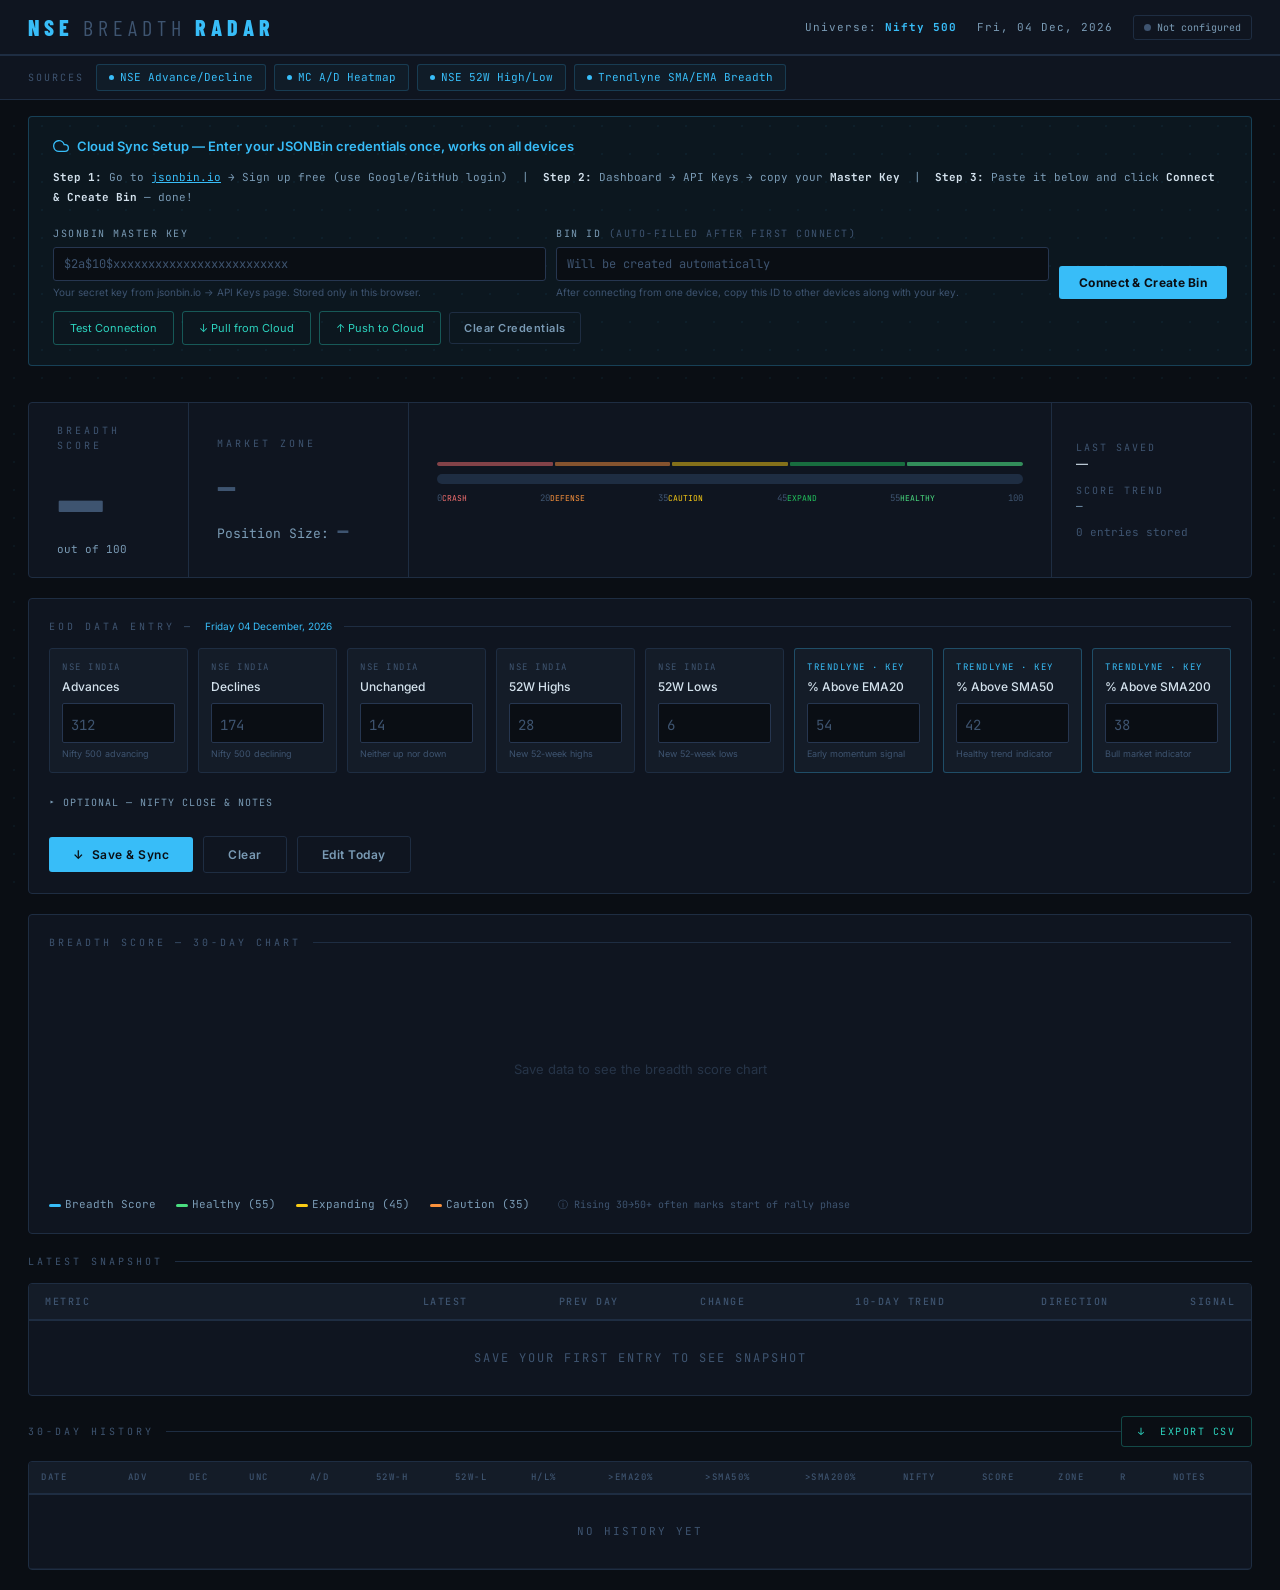
<file: Index.html>
<!DOCTYPE html>
<html lang="en">
<head>
<meta charset="UTF-8">
<meta name="viewport" content="width=device-width, initial-scale=1.0">
<title>NSE Breadth Radar</title>
<link href="https://fonts.googleapis.com/css2?family=Inter:wght@400;500;600;700&family=Barlow+Condensed:wght@400;600;700;800&family=JetBrains+Mono:wght@400;500;600&display=swap" rel="stylesheet">
<style>
:root {
  --bg:     #0a0e14; --bg2:    #0f1520; --bg3:    #141c28; --bg4:    #1a2438;
  --border: #1e2d42; --bdr2:   #263650;
  --text:   #d4e2ed; --sub:    #7a9bb5; --dim:    #3e5470;
  --accent: #38bdf8; --lime:   #4ade80; --green:  #22c55e;
  --teal:   #2dd4bf; --yellow: #facc15; --orange: #fb923c; --red: #f87171;
  --body: 'Inter', sans-serif; --mono: 'JetBrains Mono', monospace; --disp: 'Barlow Condensed', sans-serif;
}
*{box-sizing:border-box;margin:0;padding:0;}
html{font-size:14px;}
body{background:var(--bg);color:var(--text);font-family:var(--body);font-size:0.875rem;line-height:1.5;min-height:100vh;}
body::before{content:'';position:fixed;inset:0;background-image:radial-gradient(circle,rgba(56,189,248,0.055) 1px,transparent 1px);background-size:28px 28px;pointer-events:none;z-index:0;}

/* HEADER */
.hdr{position:relative;z-index:10;display:flex;align-items:center;justify-content:space-between;padding:0 28px;height:56px;background:var(--bg2);border-bottom:2px solid var(--border);}
.hdr-logo{font-family:var(--disp);font-size:22px;font-weight:800;letter-spacing:5px;text-transform:uppercase;color:var(--accent);}
.hdr-logo em{color:var(--dim);font-style:normal;font-weight:400;}
.hdr-right{display:flex;gap:20px;align-items:center;}
.hdr-tag{font-size:11px;letter-spacing:1px;color:var(--sub);font-family:var(--mono);}
.hdr-tag b{color:var(--accent);}
.sync-status{display:flex;align-items:center;gap:6px;font-size:10px;font-family:var(--mono);color:var(--sub);padding:4px 10px;border:1px solid var(--border);border-radius:3px;cursor:pointer;transition:all 0.15s;}
.sync-status:hover{border-color:var(--bdr2);}
.sync-dot{width:7px;height:7px;border-radius:50%;background:var(--dim);transition:background 0.3s;}
.sync-dot.ok{background:var(--green);box-shadow:0 0 6px var(--green);}
.sync-dot.syncing{background:var(--yellow);animation:pulse 1s infinite;}
.sync-dot.err{background:var(--red);}
@keyframes pulse{0%,100%{opacity:1}50%{opacity:0.3}}

/* SOURCE BAR */
.src-bar{position:relative;z-index:10;display:flex;align-items:center;gap:8px;padding:8px 28px;background:var(--bg2);border-bottom:1px solid var(--border);flex-wrap:wrap;}
.src-label{font-size:10px;letter-spacing:2px;color:var(--dim);font-family:var(--mono);margin-right:4px;text-transform:uppercase;}
.src-btn{display:inline-flex;align-items:center;gap:6px;font-size:11px;color:var(--accent);text-decoration:none;padding:4px 12px;border:1px solid rgba(56,189,248,0.2);background:rgba(56,189,248,0.04);border-radius:3px;transition:all 0.15s;font-family:var(--mono);}
.src-btn:hover{border-color:var(--accent);background:rgba(56,189,248,0.10);}
.src-btn .dot{width:5px;height:5px;border-radius:50%;background:var(--accent);flex-shrink:0;}

/* SETUP PANEL */
.setup-panel{position:relative;z-index:10;background:rgba(56,189,248,0.05);border:1px solid rgba(56,189,248,0.25);border-radius:4px;padding:20px 24px;margin:16px 28px;}
.setup-title{font-size:13px;font-weight:600;color:var(--accent);margin-bottom:12px;display:flex;align-items:center;gap:8px;}
.setup-title svg{flex-shrink:0;}
.setup-grid{display:grid;grid-template-columns:1fr 1fr auto;gap:10px;align-items:end;}
@media(max-width:700px){.setup-grid{grid-template-columns:1fr;}}
.setup-field label{font-size:10px;letter-spacing:1.5px;color:var(--sub);text-transform:uppercase;font-family:var(--mono);display:block;margin-bottom:6px;}
.setup-field input{width:100%;background:var(--bg);border:1px solid var(--bdr2);color:var(--text);font-family:var(--mono);font-size:12px;padding:8px 10px;outline:none;border-radius:3px;transition:border-color 0.15s;}
.setup-field input:focus{border-color:var(--accent);}
.setup-field input::placeholder{color:var(--dim);}
.setup-hint{font-size:10px;color:var(--dim);margin-top:4px;line-height:1.4;}
.setup-actions{display:flex;gap:8px;flex-wrap:wrap;align-items:center;margin-top:12px;}
.btn-connect{background:var(--accent);color:#0a0e14;font-family:var(--body);font-size:12px;font-weight:700;padding:9px 20px;border:none;border-radius:3px;cursor:pointer;transition:all 0.15s;letter-spacing:0.3px;}
.btn-connect:hover{background:#7dd3fc;}
.btn-create{background:transparent;color:var(--teal);border:1px solid rgba(45,212,191,0.35);font-family:var(--body);font-size:11px;padding:9px 16px;border-radius:3px;cursor:pointer;transition:all 0.15s;}
.btn-create:hover{border-color:var(--teal);background:rgba(45,212,191,0.06);}
.setup-msg{font-size:11px;font-family:var(--mono);opacity:0;transition:opacity 0.4s;}
.setup-steps{font-size:11px;color:var(--sub);line-height:1.8;margin-top:10px;font-family:var(--mono);}
.setup-steps b{color:var(--text);}
.setup-steps a{color:var(--accent);}

/* MAIN LAYOUT */
.wrap{position:relative;z-index:1;padding:20px 28px;display:flex;flex-direction:column;gap:20px;}

/* HERO */
.hero{display:grid;grid-template-columns:160px 220px 1fr 200px;background:var(--bg2);border:1px solid var(--border);border-radius:4px;overflow:hidden;}
@media(max-width:900px){.hero{grid-template-columns:1fr 1fr;}}
.h-score{padding:20px 28px;border-right:1px solid var(--border);}
.h-score-lbl{font-size:10px;letter-spacing:3px;color:var(--dim);text-transform:uppercase;font-family:var(--mono);margin-bottom:6px;}
.h-score-num{font-family:var(--disp);font-size:80px;font-weight:800;line-height:0.95;transition:color 0.4s;}
.h-score-sub{font-size:11px;color:var(--sub);margin-top:6px;font-family:var(--mono);}
.h-zone{padding:20px 28px;border-right:1px solid var(--border);display:flex;flex-direction:column;justify-content:center;}
.h-zone-lbl{font-size:10px;letter-spacing:3px;color:var(--dim);font-family:var(--mono);text-transform:uppercase;margin-bottom:10px;}
.h-zone-name{font-family:var(--disp);font-size:32px;font-weight:700;letter-spacing:2px;transition:color 0.4s;}
.h-zone-r{font-size:13px;color:var(--sub);margin-top:6px;font-family:var(--mono);}
.h-zone-r b{font-size:20px;font-family:var(--disp);transition:color 0.4s;}
.h-meter{padding:20px 28px;display:flex;flex-direction:column;justify-content:center;}
.m-zone-bar{display:flex;height:4px;border-radius:3px;overflow:hidden;gap:2px;margin-bottom:8px;}
.mz{flex:1;border-radius:1px;}
.m-track{height:10px;background:var(--border);border-radius:5px;overflow:hidden;margin-bottom:8px;}
.m-fill{height:100%;border-radius:5px;transition:width 0.8s cubic-bezier(.4,0,.2,1),background 0.4s;}
.m-ticks{display:flex;justify-content:space-between;font-size:9px;color:var(--dim);font-family:var(--mono);}
.m-tick span{display:block;font-size:8px;letter-spacing:0.5px;}
.score-bk{display:flex;gap:14px;flex-wrap:wrap;font-size:11px;color:var(--sub);margin-top:12px;font-family:var(--mono);}
.score-bk b{color:var(--text);font-weight:600;}
.h-last{padding:20px 24px;border-left:1px solid var(--border);display:flex;flex-direction:column;justify-content:center;gap:10px;}
.h-last-lbl{font-size:10px;letter-spacing:2px;color:var(--dim);font-family:var(--mono);text-transform:uppercase;}
.h-last-date{font-size:12px;color:var(--text);font-weight:500;}
.h-last-trend{font-size:11px;color:var(--sub);font-family:var(--mono);}

/* SEC TITLE */
.sec{font-size:10px;letter-spacing:3px;text-transform:uppercase;color:var(--dim);margin-bottom:14px;display:flex;align-items:center;gap:12px;font-family:var(--mono);}
.sec::after{content:'';flex:1;height:1px;background:var(--border);}

/* ENTRY PANEL */
.entry-panel{background:var(--bg2);border:1px solid var(--border);border-radius:4px;padding:20px;}
.entry-grid{display:grid;grid-template-columns:repeat(8,1fr);gap:10px;margin-bottom:16px;}
@media(max-width:1100px){.entry-grid{grid-template-columns:repeat(4,1fr);}}
@media(max-width:600px){.entry-grid{grid-template-columns:repeat(2,1fr);}}
.ef{background:var(--bg3);border:1px solid var(--border);border-radius:3px;padding:12px;transition:border-color 0.15s;}
.ef:focus-within{border-color:var(--accent);background:var(--bg4);}
.ef-src{font-size:9px;letter-spacing:1.5px;color:var(--dim);text-transform:uppercase;font-family:var(--mono);margin-bottom:4px;}
.ef-lbl{font-size:12px;color:var(--text);font-weight:500;margin-bottom:8px;line-height:1.3;}
.ef input{width:100%;background:var(--bg);border:1px solid var(--bdr2);color:var(--accent);font-family:var(--mono);font-size:20px;font-weight:600;padding:6px 8px;outline:none;border-radius:2px;transition:border-color 0.15s;}
.ef input:focus{border-color:var(--accent);}
.ef input::placeholder{color:var(--dim);font-size:14px;font-weight:400;}
.ef-hint{font-size:9px;color:var(--dim);margin-top:5px;line-height:1.4;}
.opt-row{display:grid;grid-template-columns:repeat(3,1fr);gap:10px;margin-bottom:16px;}
@media(max-width:600px){.opt-row{grid-template-columns:1fr;}}
.entry-actions{display:flex;align-items:center;gap:10px;flex-wrap:wrap;}
.btn{font-family:var(--body);font-size:12px;font-weight:600;letter-spacing:0.5px;padding:10px 24px;border:none;border-radius:3px;cursor:pointer;transition:all 0.15s;}
.btn-primary{background:var(--accent);color:#0a0e14;}
.btn-primary:hover{background:#7dd3fc;transform:translateY(-1px);}
.btn-sec{background:transparent;color:var(--sub);border:1px solid var(--border);}
.btn-sec:hover{color:var(--text);border-color:var(--bdr2);}
.save-msg{font-size:12px;color:var(--green);opacity:0;transition:opacity 0.4s;font-family:var(--mono);}

/* CHART */
.chart-wrap{background:var(--bg2);border:1px solid var(--border);border-radius:4px;padding:20px;}
.chart-canvas-wrap{position:relative;width:100%;height:220px;}
canvas#score-chart{width:100%;height:100%;}
.chart-legend{display:flex;gap:20px;margin-top:12px;font-size:11px;color:var(--sub);font-family:var(--mono);flex-wrap:wrap;align-items:center;}
.chart-legend .ldot{display:inline-block;width:12px;height:3px;border-radius:2px;margin-right:4px;vertical-align:middle;}

/* SNAP TABLE */
.snap-wrap{background:var(--bg2);border:1px solid var(--border);border-radius:4px;overflow:hidden;}
.snap-table{width:100%;border-collapse:collapse;}
.snap-table th{font-size:10px;letter-spacing:1.5px;text-transform:uppercase;color:var(--dim);font-weight:500;padding:10px 16px;text-align:left;border-bottom:2px solid var(--border);background:var(--bg3);font-family:var(--mono);}
.snap-table th.r{text-align:right;}
.snap-table td{padding:11px 16px;border-bottom:1px solid rgba(30,45,66,0.6);vertical-align:middle;}
.snap-table tr:last-child td{border-bottom:none;}
.snap-table tr:hover td{background:rgba(56,189,248,0.025);}
.m-name{font-size:13px;font-weight:600;color:var(--text);}
.m-src{font-size:10px;color:var(--dim);margin-top:2px;font-family:var(--mono);}
.m-hint{font-size:9px;color:var(--dim);margin-top:3px;font-style:italic;}
.m-val{font-size:18px;font-weight:700;text-align:right;font-family:var(--mono);}
.m-bar-wrap{width:80px;height:4px;background:var(--border);border-radius:2px;margin-left:auto;margin-top:6px;overflow:hidden;}
.m-bar{height:100%;border-radius:2px;transition:width 0.6s ease;}
svg.spk{overflow:visible;display:block;margin-left:auto;}
.trend-dir{font-size:11px;font-family:var(--mono);font-weight:600;display:block;text-align:right;margin-top:2px;}

/* HIST TABLE */
.hist-wrap{overflow-x:auto;background:var(--bg2);border:1px solid var(--border);border-radius:4px;}
.hist-table{width:100%;border-collapse:collapse;font-size:11px;min-width:980px;}
.hist-table th{font-size:9px;letter-spacing:1.5px;color:var(--dim);text-transform:uppercase;font-weight:500;padding:9px 12px;text-align:right;border-bottom:2px solid var(--border);white-space:nowrap;background:var(--bg3);font-family:var(--mono);}
.hist-table th:first-child{text-align:left;}
.hist-table td{padding:9px 12px;text-align:right;border-bottom:1px solid rgba(30,45,66,0.5);white-space:nowrap;font-family:var(--mono);font-size:11px;}
.hist-table td:first-child{text-align:left;color:var(--sub);}
.hist-table tr:hover td{background:rgba(56,189,248,0.02);}
.pill{display:inline-block;font-size:9px;font-weight:700;letter-spacing:1px;padding:2px 8px;border-radius:3px;text-transform:uppercase;font-family:var(--mono);}
.del-btn{background:transparent;border:none;color:var(--dim);cursor:pointer;font-size:12px;padding:2px 6px;transition:color 0.15s;font-family:var(--mono);}
.del-btn:hover{color:var(--red);}

/* UTILS */
.up{color:var(--green);} .dn{color:var(--red);} .flat{color:var(--dim);}
.export-row{display:flex;align-items:center;justify-content:space-between;margin-bottom:14px;}
.btn-export{background:transparent;color:var(--teal);border:1px solid rgba(45,212,191,0.3);font-family:var(--mono);font-size:10px;letter-spacing:1.5px;text-transform:uppercase;padding:8px 16px;cursor:pointer;border-radius:3px;transition:all 0.15s;}
.btn-export:hover{border-color:var(--teal);background:rgba(45,212,191,0.06);}
details summary{font-size:10px;color:var(--sub);letter-spacing:1px;cursor:pointer;text-transform:uppercase;margin-bottom:4px;list-style:none;font-family:var(--mono);padding:6px 0;}
details summary::-webkit-details-marker{display:none;}
details summary:hover{color:var(--text);}
</style>
</head>
<body>
<!-- HEADER -->
<div class="hdr">
  <div class="hdr-logo">NSE <em>BREADTH</em> RADAR</div>
  <div class="hdr-right">
    <div class="hdr-tag">Universe: <b>Nifty 500</b></div>
    <div class="hdr-tag" id="hdr-date"></div>
    <div class="sync-status" onclick="showSetup()" title="Click to configure cloud sync">
      <div class="sync-dot" id="sync-dot"></div>
      <span id="sync-label">Cloud Sync</span>
    </div>
  </div>
</div>

<!-- SOURCE LINKS -->
<div class="src-bar">
  <span class="src-label">Sources</span>
  <a class="src-btn" href="https://www.nseindia.com/market-data/advance" target="_blank"><span class="dot"></span>NSE Advance/Decline</a>
  <a class="src-btn" href="https://www.moneycontrol.com/stocksmarketsindia/heat-map-advance-decline-ratio-nse-bse" target="_blank"><span class="dot"></span>MC A/D Heatmap</a>
  <a class="src-btn" href="https://www.nseindia.com/market-data/52-week-high-equity-market" target="_blank"><span class="dot"></span>NSE 52W High/Low</a>
  <a class="src-btn" href="https://trendlyne.com/equity/market-bullish-bearish-breadth/equi-weighted/" target="_blank"><span class="dot"></span>Trendlyne SMA/EMA Breadth</a>
</div>

<!-- CLOUD SETUP PANEL -->
<div class="setup-panel" id="setup-panel">
  <div class="setup-title">
    <svg width="16" height="16" viewBox="0 0 24 24" fill="none" stroke="currentColor" stroke-width="2"><path d="M18 10h-1.26A8 8 0 1 0 9 20h9a5 5 0 0 0 0-10z"/></svg>
    Cloud Sync Setup — Enter your JSONBin credentials once, works on all devices
  </div>
  <div class="setup-steps">
    <b>Step 1:</b> Go to <a href="https://jsonbin.io" target="_blank">jsonbin.io</a> → Sign up free (use Google/GitHub login) &nbsp;|&nbsp;
    <b>Step 2:</b> Dashboard → API Keys → copy your <b>Master Key</b> &nbsp;|&nbsp;
    <b>Step 3:</b> Paste it below and click <b>Connect &amp; Create Bin</b> — done!
  </div>
  <br>
  <div class="setup-grid">
    <div class="setup-field">
      <label>JSONBin Master Key</label>
      <input type="password" id="cfg-key" placeholder="$2a$10$xxxxxxxxxxxxxxxxxxxxxxxxx" autocomplete="off">
      <div class="setup-hint">Your secret key from jsonbin.io → API Keys page. Stored only in this browser.</div>
    </div>
    <div class="setup-field">
      <label>Bin ID <span style="color:var(--dim)">(auto-filled after first connect)</span></label>
      <input type="text" id="cfg-bin" placeholder="Will be created automatically" autocomplete="off">
      <div class="setup-hint">After connecting from one device, copy this ID to other devices along with your key.</div>
    </div>
    <div>
      <label style="font-size:10px;letter-spacing:1.5px;color:var(--sub);text-transform:uppercase;font-family:var(--mono);display:block;margin-bottom:6px;">&nbsp;</label>
      <button class="btn-connect" onclick="connectCloud()">Connect &amp; Create Bin</button>
    </div>
  </div>
  <div class="setup-actions">
    <button class="btn-create" onclick="testConnection()">Test Connection</button>
    <button class="btn-create" onclick="forcePull()">&#8595; Pull from Cloud</button>
    <button class="btn-create" onclick="forcePush()">&#8593; Push to Cloud</button>
    <button class="btn-sec btn" style="padding:8px 14px;font-size:11px;" onclick="clearCredentials()">Clear Credentials</button>
    <span class="setup-msg" id="setup-msg"></span>
  </div>
</div>

<div class="wrap">

  <!-- HERO -->
  <div class="hero">
    <div class="h-score">
      <div class="h-score-lbl">Breadth Score</div>
      <div class="h-score-num" id="h-score" style="color:var(--dim)">—</div>
      <div class="h-score-sub">out of 100</div>
    </div>
    <div class="h-zone">
      <div class="h-zone-lbl">Market Zone</div>
      <div class="h-zone-name" id="h-zone" style="color:var(--dim)">No Data</div>
      <div class="h-zone-r">Position Size: <b id="h-r" style="color:var(--dim)">—</b></div>
    </div>
    <div class="h-meter">
      <div class="m-zone-bar">
        <div class="mz" style="background:rgba(248,113,113,0.5)"></div>
        <div class="mz" style="background:rgba(251,146,60,0.5)"></div>
        <div class="mz" style="background:rgba(250,204,21,0.5)"></div>
        <div class="mz" style="background:rgba(34,197,94,0.5)"></div>
        <div class="mz" style="background:rgba(74,222,128,0.6)"></div>
      </div>
      <div class="m-track"><div class="m-fill" id="h-fill" style="width:0%;background:var(--dim)"></div></div>
      <div class="m-ticks">
        <div>0<span style="color:var(--red);font-size:8px">CRASH</span></div>
        <div>20<span style="color:var(--orange);font-size:8px">DEFENSE</span></div>
        <div>35<span style="color:var(--yellow);font-size:8px">CAUTION</span></div>
        <div>45<span style="color:var(--green);font-size:8px">EXPAND</span></div>
        <div>55<span style="color:var(--lime);font-size:8px">HEALTHY</span></div>
        <div style="text-align:right">100</div>
      </div>
      <div class="score-bk" id="score-bk"></div>
    </div>
    <div class="h-last">
      <div><div class="h-last-lbl">Last Saved</div><div class="h-last-date" id="h-lastdate">—</div></div>
      <div><div class="h-last-lbl">Score Trend</div><div class="h-last-trend" id="h-trend">—</div></div>
      <div class="h-last-trend" id="h-entries" style="color:var(--dim)">0 entries stored</div>
    </div>
  </div>

  <!-- EOD ENTRY -->
  <div class="entry-panel">
    <div class="sec">EOD Data Entry — <span id="entry-today" style="color:var(--accent);letter-spacing:0;text-transform:none;font-family:var(--body)"></span></div>
    <div class="entry-grid">
      <div class="ef">
        <div class="ef-src">NSE India</div>
        <div class="ef-lbl">Advances</div>
        <input type="number" id="i-adv" placeholder="312" min="0" max="500">
        <div class="ef-hint">Nifty 500 advancing</div>
      </div>
      <div class="ef">
        <div class="ef-src">NSE India</div>
        <div class="ef-lbl">Declines</div>
        <input type="number" id="i-dec" placeholder="174" min="0" max="500">
        <div class="ef-hint">Nifty 500 declining</div>
      </div>
      <div class="ef">
        <div class="ef-src">NSE India</div>
        <div class="ef-lbl">Unchanged</div>
        <input type="number" id="i-unc" placeholder="14" min="0" max="500">
        <div class="ef-hint">Neither up nor down</div>
      </div>
      <div class="ef">
        <div class="ef-src">NSE India</div>
        <div class="ef-lbl">52W Highs</div>
        <input type="number" id="i-hi" placeholder="28" min="0">
        <div class="ef-hint">New 52-week highs</div>
      </div>
      <div class="ef">
        <div class="ef-src">NSE India</div>
        <div class="ef-lbl">52W Lows</div>
        <input type="number" id="i-lo" placeholder="6" min="0">
        <div class="ef-hint">New 52-week lows</div>
      </div>
      <div class="ef" style="border-color:rgba(56,189,248,0.3);">
        <div class="ef-src" style="color:var(--accent)">Trendlyne · KEY</div>
        <div class="ef-lbl">% Above EMA20</div>
        <input type="number" id="i-e20" placeholder="54" min="0" max="100" step="0.1">
        <div class="ef-hint">Early momentum signal</div>
      </div>
      <div class="ef" style="border-color:rgba(56,189,248,0.3);">
        <div class="ef-src" style="color:var(--accent)">Trendlyne · KEY</div>
        <div class="ef-lbl">% Above SMA50</div>
        <input type="number" id="i-s50" placeholder="42" min="0" max="100" step="0.1">
        <div class="ef-hint">Healthy trend indicator</div>
      </div>
      <div class="ef" style="border-color:rgba(56,189,248,0.3);">
        <div class="ef-src" style="color:var(--accent)">Trendlyne · KEY</div>
        <div class="ef-lbl">% Above SMA200</div>
        <input type="number" id="i-s200" placeholder="38" min="0" max="100" step="0.1">
        <div class="ef-hint">Bull market indicator</div>
      </div>
    </div>
    <details style="margin-bottom:16px;">
      <summary>&#9656; Optional — Nifty Close &amp; Notes</summary>
      <div class="opt-row" style="margin-top:10px;">
        <div class="ef">
          <div class="ef-src">NSE / TradingView</div>
          <div class="ef-lbl">Nifty 50 Close</div>
          <input type="number" id="i-nifty" placeholder="24500" step="0.05">
        </div>
        <div class="ef" style="grid-column:span 2">
          <div class="ef-src">Your notes</div>
          <div class="ef-lbl">Notes</div>
          <input type="text" id="i-notes" placeholder="FII buying, Budget day, expiry week…" style="font-size:13px;font-weight:400;">
        </div>
      </div>
    </details>
    <div class="entry-actions">
      <button class="btn btn-primary" onclick="saveToday()">&#8595;&nbsp; Save &amp; Sync</button>
      <button class="btn btn-sec" onclick="clearInputs()">Clear</button>
      <button class="btn btn-sec" onclick="loadTodayIntoForm()">Edit Today</button>
      <span class="save-msg" id="save-msg"></span>
    </div>
  </div>

  <!-- CHART -->
  <div class="chart-wrap">
    <div class="sec">Breadth Score — 30-Day Chart</div>
    <div class="chart-canvas-wrap"><canvas id="score-chart"></canvas></div>
    <div class="chart-legend">
      <span><span class="ldot" style="background:var(--accent)"></span>Breadth Score</span>
      <span><span class="ldot" style="background:var(--lime)"></span>Healthy (55)</span>
      <span><span class="ldot" style="background:var(--yellow)"></span>Expanding (45)</span>
      <span><span class="ldot" style="background:var(--orange)"></span>Caution (35)</span>
      <span style="color:var(--dim);font-size:10px;margin-left:8px">&#9432; Rising 30&#8594;50+ often marks start of rally phase</span>
    </div>
  </div>

  <!-- SNAPSHOT -->
  <div>
    <div class="sec">Latest Snapshot</div>
    <div class="snap-wrap">
      <table class="snap-table">
        <thead>
          <tr>
            <th style="min-width:200px">Metric</th>
            <th class="r">Latest</th>
            <th class="r">Prev Day</th>
            <th class="r">Change</th>
            <th class="r">10-Day Trend</th>
            <th class="r">Direction</th>
            <th class="r">Signal</th>
          </tr>
        </thead>
        <tbody id="snap-body">
          <tr><td colspan="7" style="color:var(--dim);padding:28px;text-align:center;letter-spacing:2px;font-size:12px;font-family:var(--mono);">SAVE YOUR FIRST ENTRY TO SEE SNAPSHOT</td></tr>
        </tbody>
      </table>
    </div>
  </div>

  <!-- HISTORY -->
  <div>
    <div class="export-row">
      <div class="sec" style="margin-bottom:0;flex:1">30-Day History</div>
      <button class="btn-export" onclick="exportCSV()">&#8595;&nbsp; Export CSV</button>
    </div>
    <div class="hist-wrap">
      <table class="hist-table">
        <thead>
          <tr>
            <th>Date</th><th>ADV</th><th>DEC</th><th>UNC</th>
            <th>A/D</th><th>52W-H</th><th>52W-L</th><th>H/L%</th>
            <th>&gt;EMA20%</th><th>&gt;SMA50%</th><th>&gt;SMA200%</th>
            <th>Nifty</th><th>Score</th><th>Zone</th><th>R</th>
            <th>Notes</th><th></th>
          </tr>
        </thead>
        <tbody id="hist-body">
          <tr><td colspan="17" style="color:var(--dim);padding:28px;text-align:center;letter-spacing:2px;font-size:11px;font-family:var(--mono);">NO HISTORY YET</td></tr>
        </tbody>
      </table>
    </div>
  </div>

</div>
<script>
// ════════════════════════════════════════════════════
//  CONFIG & STORAGE
// ════════════════════════════════════════════════════
const LS_DATA = 'nse_breadth_v3';
const LS_KEY  = 'nse_jb_key';
const LS_BIN  = 'nse_jb_bin';

const loadLocal = () => { try { return JSON.parse(localStorage.getItem(LS_DATA)) || []; } catch(e) { return []; } };
const saveLocal = d => localStorage.setItem(LS_DATA, JSON.stringify(d.sort((a,b)=>b.date.localeCompare(a.date)).slice(0,30)));
const getCfg    = () => ({ key: localStorage.getItem(LS_KEY)||'', bin: localStorage.getItem(LS_BIN)||'' });
const saveCfg   = (k,b) => { localStorage.setItem(LS_KEY,k); localStorage.setItem(LS_BIN,b); };

// ════════════════════════════════════════════════════
//  JSONBIN CLOUD API
// ════════════════════════════════════════════════════
const JB = 'https://api.jsonbin.io/v3';

async function jbCreate(key, data) {
  const r = await fetch(`${JB}/b`, {
    method: 'POST',
    headers: { 'Content-Type':'application/json', 'X-Master-Key': key, 'X-Bin-Name':'NSE-Breadth-Radar', 'X-Bin-Private':'true' },
    body: JSON.stringify({ records: data })
  });
  if(!r.ok) throw new Error('Create failed: ' + r.status);
  const j = await r.json();
  return j.metadata.id;
}

async function jbRead(key, bin) {
  const r = await fetch(`${JB}/b/${bin}/latest`, {
    headers: { 'X-Master-Key': key }
  });
  if(!r.ok) throw new Error('Read failed: ' + r.status);
  const j = await r.json();
  return j.record.records || [];
}

async function jbUpdate(key, bin, data) {
  const r = await fetch(`${JB}/b/${bin}`, {
    method: 'PUT',
    headers: { 'Content-Type':'application/json', 'X-Master-Key': key },
    body: JSON.stringify({ records: data })
  });
  if(!r.ok) throw new Error('Update failed: ' + r.status);
}

// ════════════════════════════════════════════════════
//  SYNC STATUS UI
// ════════════════════════════════════════════════════
function setSyncStatus(state, label) {
  const dot = document.getElementById('sync-dot');
  const lbl = document.getElementById('sync-label');
  dot.className = 'sync-dot ' + (state||'');
  lbl.textContent = label || 'Cloud Sync';
}

function showSetup() {
  const p = document.getElementById('setup-panel');
  p.style.display = p.style.display === 'none' ? '' : 'none';
  // pre-fill fields
  const cfg = getCfg();
  if(cfg.key) document.getElementById('cfg-key').value = cfg.key;
  if(cfg.bin) document.getElementById('cfg-bin').value = cfg.bin;
}

function setupFlash(msg, color) {
  const el = document.getElementById('setup-msg');
  el.textContent = msg; el.style.color = color||'var(--green)'; el.style.opacity='1';
  setTimeout(()=>el.style.opacity='0', 5000);
}

async function connectCloud() {
  const key = document.getElementById('cfg-key').value.trim();
  let   bin = document.getElementById('cfg-bin').value.trim();
  if(!key) { setupFlash('Paste your Master Key first', 'var(--orange)'); return; }
  setSyncStatus('syncing','Connecting…');
  try {
    if(!bin) {
      // Create a new bin with existing local data
      const local = loadLocal();
      bin = await jbCreate(key, local);
      document.getElementById('cfg-bin').value = bin;
      setupFlash(`✓ Connected! Bin ID: ${bin}  — Copy this ID to other devices`, 'var(--lime)');
    } else {
      // Test existing bin
      await jbRead(key, bin);
      setupFlash('✓ Connected to existing bin successfully', 'var(--lime)');
    }
    saveCfg(key, bin);
    setSyncStatus('ok','Synced');
    // Pull fresh data from cloud
    await pullFromCloud(key, bin);
  } catch(e) {
    setSyncStatus('err','Sync Error');
    setupFlash('✗ Error: ' + e.message, 'var(--red)');
  }
}

async function testConnection() {
  const cfg = getCfg();
  if(!cfg.key||!cfg.bin) { setupFlash('Enter Key and Bin ID first', 'var(--orange)'); return; }
  setSyncStatus('syncing','Testing…');
  try {
    const data = await jbRead(cfg.key, cfg.bin);
    setSyncStatus('ok','Synced');
    setupFlash(`✓ Connection OK — ${data.length} records found in cloud`, 'var(--lime)');
  } catch(e) {
    setSyncStatus('err','Error');
    setupFlash('✗ ' + e.message, 'var(--red)');
  }
}

async function pullFromCloud(key, bin) {
  const cfg = key ? {key,bin} : getCfg();
  if(!cfg.key||!cfg.bin) { setupFlash('No credentials configured', 'var(--orange)'); return; }
  setSyncStatus('syncing','Pulling…');
  try {
    const cloud = await jbRead(cfg.key, cfg.bin);
    saveLocal(cloud);
    setSyncStatus('ok','Synced');
    setupFlash(`✓ Pulled ${cloud.length} records from cloud`, 'var(--lime)');
    renderAll();
  } catch(e) {
    setSyncStatus('err','Sync Error');
    setupFlash('✗ Pull failed: ' + e.message, 'var(--red)');
  }
}

async function pushToCloud(data) {
  const cfg = getCfg();
  if(!cfg.key||!cfg.bin) return; // silently skip if not configured
  setSyncStatus('syncing','Saving…');
  try {
    await jbUpdate(cfg.key, cfg.bin, data);
    setSyncStatus('ok','Synced');
  } catch(e) {
    setSyncStatus('err','Sync Error');
    console.warn('Cloud push failed:', e.message);
  }
}

async function forcePull() { await pullFromCloud(); }
async function forcePush() {
  const cfg = getCfg();
  if(!cfg.key||!cfg.bin) { setupFlash('No credentials configured', 'var(--orange)'); return; }
  setSyncStatus('syncing','Pushing…');
  try {
    await jbUpdate(cfg.key, cfg.bin, loadLocal());
    setSyncStatus('ok','Synced');
    setupFlash('✓ Local data pushed to cloud', 'var(--lime)');
  } catch(e) {
    setSyncStatus('err','Error');
    setupFlash('✗ Push failed: ' + e.message, 'var(--red)');
  }
}

function clearCredentials() {
  if(!confirm('Remove cloud credentials from this device?')) return;
  localStorage.removeItem(LS_KEY); localStorage.removeItem(LS_BIN);
  document.getElementById('cfg-key').value=''; document.getElementById('cfg-bin').value='';
  setSyncStatus('','Cloud Sync');
  setupFlash('Credentials cleared from this device', 'var(--yellow)');
}

// ════════════════════════════════════════════════════
//  DATE HELPERS
// ════════════════════════════════════════════════════
const todayISO = () => new Date().toISOString().slice(0,10);
const fmt = iso => { if(!iso) return '—'; const d=new Date(iso+'T00:00:00'); return d.toLocaleDateString('en-IN',{day:'2-digit',month:'short',year:'2-digit'}); };
const fmtLong = iso => { if(!iso) return '—'; const d=new Date(iso+'T00:00:00'); return d.toLocaleDateString('en-IN',{weekday:'long',day:'2-digit',month:'long',year:'numeric'}); };

// ════════════════════════════════════════════════════
//  SCORE
// ════════════════════════════════════════════════════
function calcScore(r) {
  const adv=+r.adv||0, dec=+r.dec||0, hi=+r.hi||0, lo=+r.lo||0;
  const e20=+r.e20||0, s50=+r.s50||0, s200=+r.s200||0;
  const advPct = adv/(adv+dec||1)*100;
  const hlPct  = (hi+lo)>0 ? hi/(hi+lo)*100 : 50;
  const smaPct = (e20+s50+s200)/3;
  return Math.min(100, Math.max(0, Math.round(advPct*0.35 + hlPct*0.15 + smaPct*0.50)));
}
function getZone(s) {
  if(s>=55) return {name:'HEALTHY',   r:'3–4R',color:'var(--lime)',  bg:'rgba(74,222,128,0.12)'};
  if(s>=45) return {name:'EXPANDING', r:'2–3R',color:'var(--green)', bg:'rgba(34,197,94,0.12)'};
  if(s>=35) return {name:'CAUTION',   r:'1–2R',color:'var(--yellow)',bg:'rgba(250,204,21,0.12)'};
  if(s>=20) return {name:'DEFENSIVE', r:'1R',  color:'var(--orange)',bg:'rgba(251,146,60,0.12)'};
  return           {name:'CORRECTION',r:'0R',  color:'var(--red)',   bg:'rgba(248,113,113,0.12)'};
}

// ════════════════════════════════════════════════════
//  SPARKLINE + TREND
// ════════════════════════════════════════════════════
function spark(vals, w, h, color) {
  const v=vals.filter(x=>x!=null&&!isNaN(x));
  if(v.length<2) return `<svg class="spk" width="${w}" height="${h}"></svg>`;
  const mn=Math.min(...v),mx=Math.max(...v),rng=mx-mn||1;
  const pts=v.map((n,i)=>`${i/(v.length-1)*w},${h-(n-mn)/rng*(h-4)+2}`).join(' ');
  const lx=w, ly=h-(v[v.length-1]-mn)/rng*(h-4)+2;
  return `<svg class="spk" width="${w}" height="${h}"><polyline points="${pts}" fill="none" stroke="${color}" stroke-width="1.8" stroke-linecap="round" stroke-linejoin="round"/><circle cx="${lx}" cy="${ly}" r="3" fill="${color}"/></svg>`;
}
function trendDir(vals) {
  const v=vals.filter(x=>x!=null&&!isNaN(x));
  if(v.length<3) return 'flat';
  const recent=v.slice(-3).reduce((a,b)=>a+b,0)/3;
  const older=v.slice(0,3).reduce((a,b)=>a+b,0)/3;
  if(recent-older>1.5) return 'up';
  if(recent-older<-1.5) return 'dn';
  return 'flat';
}
function chgArrow(curr, prev) {
  if(prev==null||prev===''||isNaN(+prev)) return '<span class="flat">—</span>';
  const d=(+curr)-(+prev);
  if(d>0.05)  return `<span class="up">&#9650; ${Math.abs(d).toFixed(1)}</span>`;
  if(d<-0.05) return `<span class="dn">&#9660; ${Math.abs(d).toFixed(1)}</span>`;
  return '<span class="flat">&#9644; 0</span>';
}
function dirLabel(dir) {
  if(dir==='up') return '<span class="trend-dir up">&#9650;&#9650; Rising</span>';
  if(dir==='dn') return '<span class="trend-dir dn">&#9660;&#9660; Falling</span>';
  return '<span class="trend-dir flat">&#9644; Sideways</span>';
}

// ════════════════════════════════════════════════════
//  COLOR HELPERS
// ════════════════════════════════════════════════════
const pctClr = v => v>=60?'var(--lime)':v>=50?'var(--green)':v>=40?'var(--yellow)':v>=25?'var(--orange)':'var(--red)';
const adClr  = v => v>=1.8?'var(--lime)':v>=1.2?'var(--green)':v>=0.8?'var(--yellow)':'var(--red)';
function sigLabel(type, val) {
  const v=+val;
  const L=(t,c)=>`<span style="color:${c};font-size:10px;font-weight:600;font-family:var(--mono)">${t}</span>`;
  if(type==='adv') return v>=65?L('STRONG BULL','var(--lime)'):v>=55?L('BULL','var(--green)'):v>=45?L('NEUTRAL','var(--yellow)'):L('BEAR','var(--red)');
  if(type==='e20') return v>=60?L('RALLY MODE','var(--lime)'):v>=50?L('RISING','var(--green)'):v>=40?L('MIXED','var(--yellow)'):L('WEAK','var(--red)');
  if(type==='s50') return v>=55?L('HEALTHY','var(--lime)'):v>=45?L('MIXED','var(--yellow)'):L('BREADTH WEAK','var(--red)');
  if(type==='s200') return v>=50?L('BULL MKT','var(--green)'):v>=35?L('MIXED','var(--yellow)'):L('DOWNTREND','var(--red)');
  if(type==='hl') return v>=70?L('EXPANDING','var(--lime)'):v>=50?L('POSITIVE','var(--green)'):L('CONTRACTING','var(--red)');
  return '';
}

// ════════════════════════════════════════════════════
//  SAVE
// ════════════════════════════════════════════════════
async function saveToday() {
  const g = id => document.getElementById(id).value.trim();
  const adv=g('i-adv'),dec=g('i-dec'),e20=g('i-e20'),s50=g('i-s50'),s200=g('i-s200');
  if(!adv&&!dec&&!e20&&!s50) { flash('⚠ Enter at least Advances + Declines or EMA/SMA values','var(--orange)'); return; }
  const today=todayISO();
  const data=loadLocal().filter(r=>r.date!==today);
  const row={date:today,adv,dec,unc:g('i-unc'),hi:g('i-hi'),lo:g('i-lo'),e20,s50,s200,nifty:g('i-nifty'),notes:g('i-notes')};
  row.score=calcScore(row);
  const z=getZone(row.score);
  row.zone=z.name; row.r=z.r;
  data.push(row);
  const sorted=data.sort((a,b)=>b.date.localeCompare(a.date)).slice(0,30);
  saveLocal(sorted);
  flash(`✓ Saved — Score: ${row.score}  Zone: ${z.name}  R: ${z.r}`,'var(--lime)');
  clearInputs();
  renderAll();
  // Push to cloud asynchronously
  await pushToCloud(sorted);
}

function clearInputs() {
  ['i-adv','i-dec','i-unc','i-hi','i-lo','i-e20','i-s50','i-s200','i-nifty','i-notes'].forEach(id=>document.getElementById(id).value='');
}

function loadTodayIntoForm() {
  const row=loadLocal().find(r=>r.date===todayISO());
  if(!row){flash('No entry for today yet','var(--sub)');return;}
  const set=(id,v)=>{document.getElementById(id).value=v||'';};
  set('i-adv',row.adv);set('i-dec',row.dec);set('i-unc',row.unc);
  set('i-hi',row.hi);set('i-lo',row.lo);
  set('i-e20',row.e20);set('i-s50',row.s50);set('i-s200',row.s200);
  set('i-nifty',row.nifty);set('i-notes',row.notes);
  flash('Today loaded — click Save & Sync to overwrite','var(--yellow)');
}

function flash(msg,color) {
  const el=document.getElementById('save-msg');
  el.textContent=msg; el.style.color=color; el.style.opacity='1';
  setTimeout(()=>el.style.opacity='0',5000);
}

async function del(date) {
  if(!confirm('Delete entry for '+fmt(date)+'?')) return;
  const data=loadLocal().filter(r=>r.date!==date);
  saveLocal(data); renderAll();
  await pushToCloud(data);
}

// ════════════════════════════════════════════════════
//  RENDER HERO
// ════════════════════════════════════════════════════
function renderHero(data) {
  const el=id=>document.getElementById(id);
  if(!data.length) {
    ['h-score','h-zone','h-r'].forEach(id=>{el(id).textContent='—';el(id).style.color='var(--dim)';});
    el('h-fill').style.width='0%'; el('h-lastdate').textContent='—';
    el('h-trend').innerHTML='—'; el('h-entries').textContent='0 entries stored'; el('score-bk').innerHTML='';
    return;
  }
  const r=data[0],prev=data[1],s=r.score,z=getZone(s);
  el('h-score').textContent=s; el('h-score').style.color=z.color;
  el('h-zone').textContent=z.name; el('h-zone').style.color=z.color;
  el('h-r').textContent=z.r; el('h-r').style.color=z.color;
  el('h-fill').style.width=s+'%'; el('h-fill').style.background=z.color;
  el('h-lastdate').textContent=fmtLong(r.date);
  el('h-entries').textContent=data.length+' / 30 entries stored';
  if(prev){
    const d=s-prev.score,pz=getZone(prev.score);
    el('h-trend').innerHTML=d>0?`<span class="up">&#9650; ${d} pts</span> from ${prev.score} (${pz.name})`:d<0?`<span class="dn">&#9660; ${Math.abs(d)} pts</span> from ${prev.score} (${pz.name})`:`<span class="flat">unchanged</span> at ${prev.score}`;
  } else { el('h-trend').innerHTML='<span class="flat">First entry</span>'; }
  const adv=+r.adv||0,dec=+r.dec||0,hi=+r.hi||0,lo=+r.lo||0,e20=+r.e20||0,s50=+r.s50||0,s200=+r.s200||0,tot=adv+dec||1;
  el('score-bk').innerHTML=`<span>A/D%: <b>${(adv/tot*100).toFixed(0)}%</b> ×0.35</span><span>EMA20: <b style="color:${pctClr(e20)}">${e20}%</b></span><span>SMA50: <b style="color:${pctClr(s50)}">${s50}%</b></span><span>SMA200: <b style="color:${pctClr(s200)}">${s200}%</b></span><span>H/L%: <b>${(hi+lo)>0?(hi/(hi+lo)*100).toFixed(0)+'%':'—'}</b> ×0.15</span>`;
}

// ════════════════════════════════════════════════════
//  RENDER CHART
// ════════════════════════════════════════════════════
function renderChart(data) {
  const canvas=document.getElementById('score-chart');
  if(!canvas) return;
  const ctx=canvas.getContext('2d');
  const wrap=canvas.parentElement;
  const dpr=window.devicePixelRatio||1;
  const W=wrap.clientWidth, H=220;
  canvas.width=W*dpr; canvas.height=H*dpr;
  canvas.style.width=W+'px'; canvas.style.height=H+'px';
  ctx.scale(dpr,dpr);
  ctx.clearRect(0,0,W,H);
  const pts=data.slice().reverse();
  if(!pts.length){
    ctx.fillStyle='rgba(62,84,112,0.5)';ctx.font='13px Inter,sans-serif';ctx.textAlign='center';
    ctx.fillText('Save data to see the breadth score chart',W/2,H/2);return;
  }
  const PAD={t:20,r:20,b:40,l:44};
  const cW=W-PAD.l-PAD.r, cH=H-PAD.t-PAD.b;
  const colorMap={'var(--lime)':'#4ade80','var(--green)':'#22c55e','var(--yellow)':'#facc15','var(--orange)':'#fb923c','var(--red)':'#f87171'};
  // Zone fills
  [{from:55,to:100,c:'rgba(74,222,128,0.04)'},{from:45,to:55,c:'rgba(34,197,94,0.04)'},{from:35,to:45,c:'rgba(250,204,21,0.04)'},{from:20,to:35,c:'rgba(251,146,60,0.04)'},{from:0,to:20,c:'rgba(248,113,113,0.04)'}].forEach(z=>{
    ctx.fillStyle=z.c;
    ctx.fillRect(PAD.l,PAD.t+cH-Math.min(z.to,100)/100*cH,cW,(Math.min(z.to,100)-z.from)/100*cH);
  });
  // Zone lines
  [[55,'rgba(74,222,128,0.3)'],[45,'rgba(34,197,94,0.25)'],[35,'rgba(250,204,21,0.25)'],[20,'rgba(251,146,60,0.25)']].forEach(([v,c])=>{
    const y=PAD.t+cH-v/100*cH;
    ctx.beginPath();ctx.strokeStyle=c;ctx.setLineDash([4,4]);ctx.lineWidth=1;
    ctx.moveTo(PAD.l,y);ctx.lineTo(PAD.l+cW,y);ctx.stroke();ctx.setLineDash([]);
    ctx.fillStyle=c;ctx.font='9px JetBrains Mono,monospace';ctx.textAlign='right';
    ctx.fillText(v,PAD.l-4,y+3);
  });
  // X labels
  const step=pts.length>1?cW/(pts.length-1):cW;
  ctx.fillStyle='rgba(122,155,181,0.6)';ctx.font='9px JetBrains Mono,monospace';ctx.textAlign='center';
  pts.forEach((p,i)=>{
    if(i===0||i===pts.length-1||(pts.length>8&&i%Math.ceil(pts.length/6)===0))
      ctx.fillText(fmt(p.date),PAD.l+i*step,H-6);
  });
  // Area fill
  if(pts.length>=2){
    ctx.beginPath();
    pts.forEach((p,i)=>{ const x=PAD.l+i*step,y=PAD.t+cH-p.score/100*cH; i?ctx.lineTo(x,y):ctx.moveTo(x,y); });
    ctx.lineTo(PAD.l+(pts.length-1)*step,PAD.t+cH);ctx.lineTo(PAD.l,PAD.t+cH);ctx.closePath();
    const g=ctx.createLinearGradient(0,PAD.t,0,PAD.t+cH);
    g.addColorStop(0,'rgba(56,189,248,0.15)');g.addColorStop(1,'rgba(56,189,248,0.0)');
    ctx.fillStyle=g;ctx.fill();
    // Colored line segments
    for(let i=1;i<pts.length;i++){
      const x0=PAD.l+(i-1)*step,y0=PAD.t+cH-pts[i-1].score/100*cH;
      const x1=PAD.l+i*step,    y1=PAD.t+cH-pts[i].score/100*cH;
      ctx.beginPath();ctx.strokeStyle=colorMap[getZone((pts[i-1].score+pts[i].score)/2).color]||'#38bdf8';
      ctx.lineWidth=2.5;ctx.lineJoin='round';ctx.lineCap='round';
      ctx.moveTo(x0,y0);ctx.lineTo(x1,y1);ctx.stroke();
    }
  }
  // Dots + labels
  pts.forEach((p,i)=>{
    const x=PAD.l+i*step,y=PAD.t+cH-p.score/100*cH;
    const c=colorMap[getZone(p.score).color]||'#38bdf8';
    ctx.beginPath();ctx.arc(x,y,3.5,0,Math.PI*2);ctx.fillStyle=c;ctx.fill();
    if(i===pts.length-1||pts.length<=8){
      ctx.fillStyle=c;ctx.font='bold 10px JetBrains Mono,monospace';ctx.textAlign='center';
      ctx.fillText(p.score,x,y-9);
    }
  });
}

// ════════════════════════════════════════════════════
//  RENDER SNAPSHOT
// ════════════════════════════════════════════════════
function renderSnapshot(data) {
  const tbody=document.getElementById('snap-body');
  if(!data.length){tbody.innerHTML='<tr><td colspan="7" style="color:var(--dim);padding:28px;text-align:center;letter-spacing:2px;font-size:12px;font-family:var(--mono);">SAVE YOUR FIRST ENTRY TO SEE SNAPSHOT</td></tr>';return;}
  const r=data[0],prev=data[1]||{};
  const last10=data.slice(0,10).reverse();
  const adv=+r.adv||0,dec=+r.dec||0,hi=+r.hi||0,lo=+r.lo||0,e20=+r.e20||0,s50=+r.s50||0,s200=+r.s200||0;
  const tot=adv+dec||1,advPct=adv/tot*100,adr=dec>0?adv/dec:null,hlPct=(hi+lo)>0?hi/(hi+lo)*100:null;
  const rows=[
    {name:'Advances',src:'nseindia.com',hint:'',val:adv,color:adv>=dec?'var(--green)':'var(--dim)',bar:advPct,bc:'var(--green)',pv:prev.adv,sv:last10.map(x=>+x.adv||0),sc:'var(--green)',sg:sigLabel('adv',advPct)},
    {name:'Declines',src:'nseindia.com',hint:'',val:dec,color:dec>adv?'var(--red)':'var(--dim)',bar:100-advPct,bc:'var(--red)',pv:prev.dec,sv:last10.map(x=>+x.dec||0),sc:'var(--red)',sg:''},
    {name:'A/D Ratio',src:'computed',hint:'',val:adr?adr.toFixed(2):'—',color:adr?adClr(adr):'var(--dim)',bar:adr?Math.min(100,adr/2*100):0,bc:adr?adClr(adr):'var(--dim)',pv:(+prev.dec)>0?((+prev.adv)/(+prev.dec)).toFixed(2):null,sv:last10.map(x=>(+x.dec)>0?(+x.adv)/(+x.dec):null),sc:'var(--yellow)',sg:''},
    {name:'52W New Highs',src:'nseindia.com',hint:'',val:hi,color:hi>=lo?'var(--lime)':'var(--dim)',bar:Math.min(100,hi/3),bc:'var(--lime)',pv:prev.hi,sv:last10.map(x=>+x.hi||0),sc:'var(--lime)',sg:''},
    {name:'52W New Lows',src:'nseindia.com',hint:'',val:lo,color:lo>hi?'var(--red)':'var(--dim)',bar:Math.min(100,lo/3),bc:'var(--red)',pv:prev.lo,sv:last10.map(x=>+x.lo||0),sc:'var(--red)',sg:''},
    {name:'High/Low Ratio',src:'computed',hint:'',val:hlPct?hlPct.toFixed(0)+'%':'—',color:hlPct?(hlPct>=50?'var(--green)':'var(--orange)'):'var(--dim)',bar:hlPct||0,bc:hlPct?(hlPct>=50?'var(--green)':'var(--orange)'):'var(--dim)',pv:null,sv:last10.map(x=>((+x.hi)+(+x.lo))>0?(+x.hi)/((+x.hi)+(+x.lo))*100:null),sc:'var(--teal)',sg:sigLabel('hl',hlPct)},
    {name:'% Above EMA20',src:'trendlyne.com',hint:'Early momentum — rally signal',val:e20+'%',color:pctClr(e20),bar:e20,bc:pctClr(e20),pv:prev.e20?prev.e20+'%':null,sv:last10.map(x=>+x.e20||0),sc:pctClr(e20),sg:sigLabel('e20',e20)},
    {name:'% Above SMA50',src:'trendlyne.com',hint:'Healthy trend indicator',val:s50+'%',color:pctClr(s50),bar:s50,bc:pctClr(s50),pv:prev.s50?prev.s50+'%':null,sv:last10.map(x=>+x.s50||0),sc:pctClr(s50),sg:sigLabel('s50',s50)},
    {name:'% Above SMA200',src:'trendlyne.com',hint:'Bull market health',val:s200+'%',color:pctClr(s200),bar:s200,bc:pctClr(s200),pv:prev.s200?prev.s200+'%':null,sv:last10.map(x=>+x.s200||0),sc:pctClr(s200),sg:sigLabel('s200',s200)},
    {name:'BREADTH SCORE',src:'weighted composite',hint:'',val:r.score+' / 100',color:getZone(r.score).color,bar:r.score,bc:getZone(r.score).color,pv:prev.score,sv:last10.map(x=>x.score||0),sc:getZone(r.score).color,sg:`<span style="color:${getZone(r.score).color};font-size:11px;font-weight:700;font-family:var(--mono)">${r.zone}&nbsp; ${r.r}</span>`},
  ];
  tbody.innerHTML=rows.map(x=>{
    const dir=trendDir(x.sv);
    return `<tr>
      <td><div class="m-name">${x.name}</div><div class="m-src">${x.src}</div>${x.hint?`<div class="m-hint">${x.hint}</div>`:''}</td>
      <td><div class="m-val" style="color:${x.color}">${x.val}</div><div class="m-bar-wrap"><div class="m-bar" style="width:${Math.min(100,x.bar||0)}%;background:${x.bc}"></div></div></td>
      <td style="text-align:right;color:var(--sub);font-size:12px;font-family:var(--mono)">${x.pv!=null?x.pv:'—'}</td>
      <td style="text-align:right;font-size:12px">${chgArrow(parseFloat(x.val),parseFloat(x.pv))}</td>
      <td style="text-align:right">${spark(x.sv,90,26,x.sc)}</td>
      <td>${dirLabel(dir)}</td>
      <td style="text-align:right">${x.sg||''}</td>
    </tr>`;
  }).join('');
}

// ════════════════════════════════════════════════════
//  RENDER HISTORY
// ════════════════════════════════════════════════════
function renderHistory(data) {
  const tbody=document.getElementById('hist-body');
  if(!data.length){tbody.innerHTML='<tr><td colspan="17" style="color:var(--dim);padding:28px;text-align:center;letter-spacing:2px;font-size:11px;font-family:var(--mono);">NO HISTORY YET</td></tr>';return;}
  tbody.innerHTML=data.map(r=>{
    const adv=+r.adv||0,dec=+r.dec||0,hi=+r.hi||0,lo=+r.lo||0;
    const z=getZone(r.score||0);
    const isToday=r.date===todayISO();
    return `<tr style="${isToday?'background:rgba(56,189,248,0.05);':''}">
      <td>${fmt(r.date)}${isToday?' <span style="color:var(--accent);font-size:9px;font-family:var(--mono)">TODAY</span>':''}</td>
      <td style="color:var(--green)">${r.adv||'—'}</td>
      <td style="color:var(--red)">${r.dec||'—'}</td>
      <td style="color:var(--sub)">${r.unc||'—'}</td>
      <td style="color:${adClr(dec>0?adv/dec:0)}">${dec>0?(adv/dec).toFixed(2):'—'}</td>
      <td style="color:var(--lime)">${r.hi||'—'}</td>
      <td style="color:var(--red)">${r.lo||'—'}</td>
      <td>${(hi+lo)>0?(hi/(hi+lo)*100).toFixed(0)+'%':'—'}</td>
      <td style="color:${pctClr(+r.e20)}">${r.e20?r.e20+'%':'—'}</td>
      <td style="color:${pctClr(+r.s50)}">${r.s50?r.s50+'%':'—'}</td>
      <td style="color:${pctClr(+r.s200)}">${r.s200?r.s200+'%':'—'}</td>
      <td style="color:var(--sub)">${r.nifty||'—'}</td>
      <td style="color:${z.color};font-weight:700">${r.score||'—'}</td>
      <td><span class="pill" style="background:${z.bg};color:${z.color}">${r.zone||'—'}</span></td>
      <td style="color:${z.color};font-weight:700">${r.r||'—'}</td>
      <td style="color:var(--sub);font-size:10px;max-width:120px;overflow:hidden;text-overflow:ellipsis">${r.notes||''}</td>
      <td><button class="del-btn" onclick="del('${r.date}')">&#10005;</button></td>
    </tr>`;
  }).join('');
}

// ════════════════════════════════════════════════════
//  EXPORT CSV
// ════════════════════════════════════════════════════
function exportCSV() {
  const data=loadLocal();
  if(!data.length){alert('No data to export');return;}
  const hdr=['Date','Advances','Declines','Unchanged','A/D','52W-H','52W-L','H/L%','%AboveEMA20','%AboveSMA50','%AboveSMA200','Nifty','Score','Zone','R','Notes'];
  const rows=data.map(r=>{
    const dec=+r.dec||0,adv=+r.adv||0,hi=+r.hi||0,lo=+r.lo||0;
    return [r.date,r.adv,r.dec,r.unc,dec>0?(adv/dec).toFixed(2):'',r.hi,r.lo,(hi+lo)>0?(hi/(hi+lo)*100).toFixed(0):'',r.e20,r.s50,r.s200,r.nifty,r.score,r.zone,r.r,'"'+(r.notes||'').replace(/"/g,'""')+'"'].join(',');
  });
  const blob=new Blob([[hdr.join(','),...rows].join('\n')],{type:'text/csv'});
  const a=Object.assign(document.createElement('a'),{href:URL.createObjectURL(blob),download:'nse_breadth_'+todayISO()+'.csv'});
  a.click();URL.revokeObjectURL(a.href);
}

// ════════════════════════════════════════════════════
//  MAIN RENDER + INIT
// ════════════════════════════════════════════════════
function renderAll() {
  const data=loadLocal();
  renderHero(data); renderChart(data); renderSnapshot(data); renderHistory(data);
}

// On load: init UI, check if credentials exist and auto-pull
(async function init() {
  document.getElementById('hdr-date').textContent=new Date().toLocaleDateString('en-IN',{weekday:'short',day:'2-digit',month:'short',year:'numeric'});
  document.getElementById('entry-today').textContent=new Date().toLocaleDateString('en-IN',{weekday:'long',day:'2-digit',month:'long',year:'numeric'});
  // Hide setup panel by default if already configured
  const cfg=getCfg();
  const panel=document.getElementById('setup-panel');
  if(cfg.key && cfg.bin) {
    panel.style.display='none';
    setSyncStatus('syncing','Syncing…');
    try {
      const cloud=await jbRead(cfg.key,cfg.bin);
      // Merge: cloud is source of truth, but keep any local-only entries
      const local=loadLocal();
      const merged=Object.values([...cloud,...local].reduce((m,r)=>{m[r.date]=r;return m;},{}));
      saveLocal(merged);
      setSyncStatus('ok','Synced');
    } catch(e) {
      setSyncStatus('err','Offline');
    }
  } else {
    panel.style.display='';
    setSyncStatus('','Not configured');
  }
  renderAll();
})();

window.addEventListener('resize',()=>renderChart(loadLocal()));
</script>
</body>
</html>
</file>
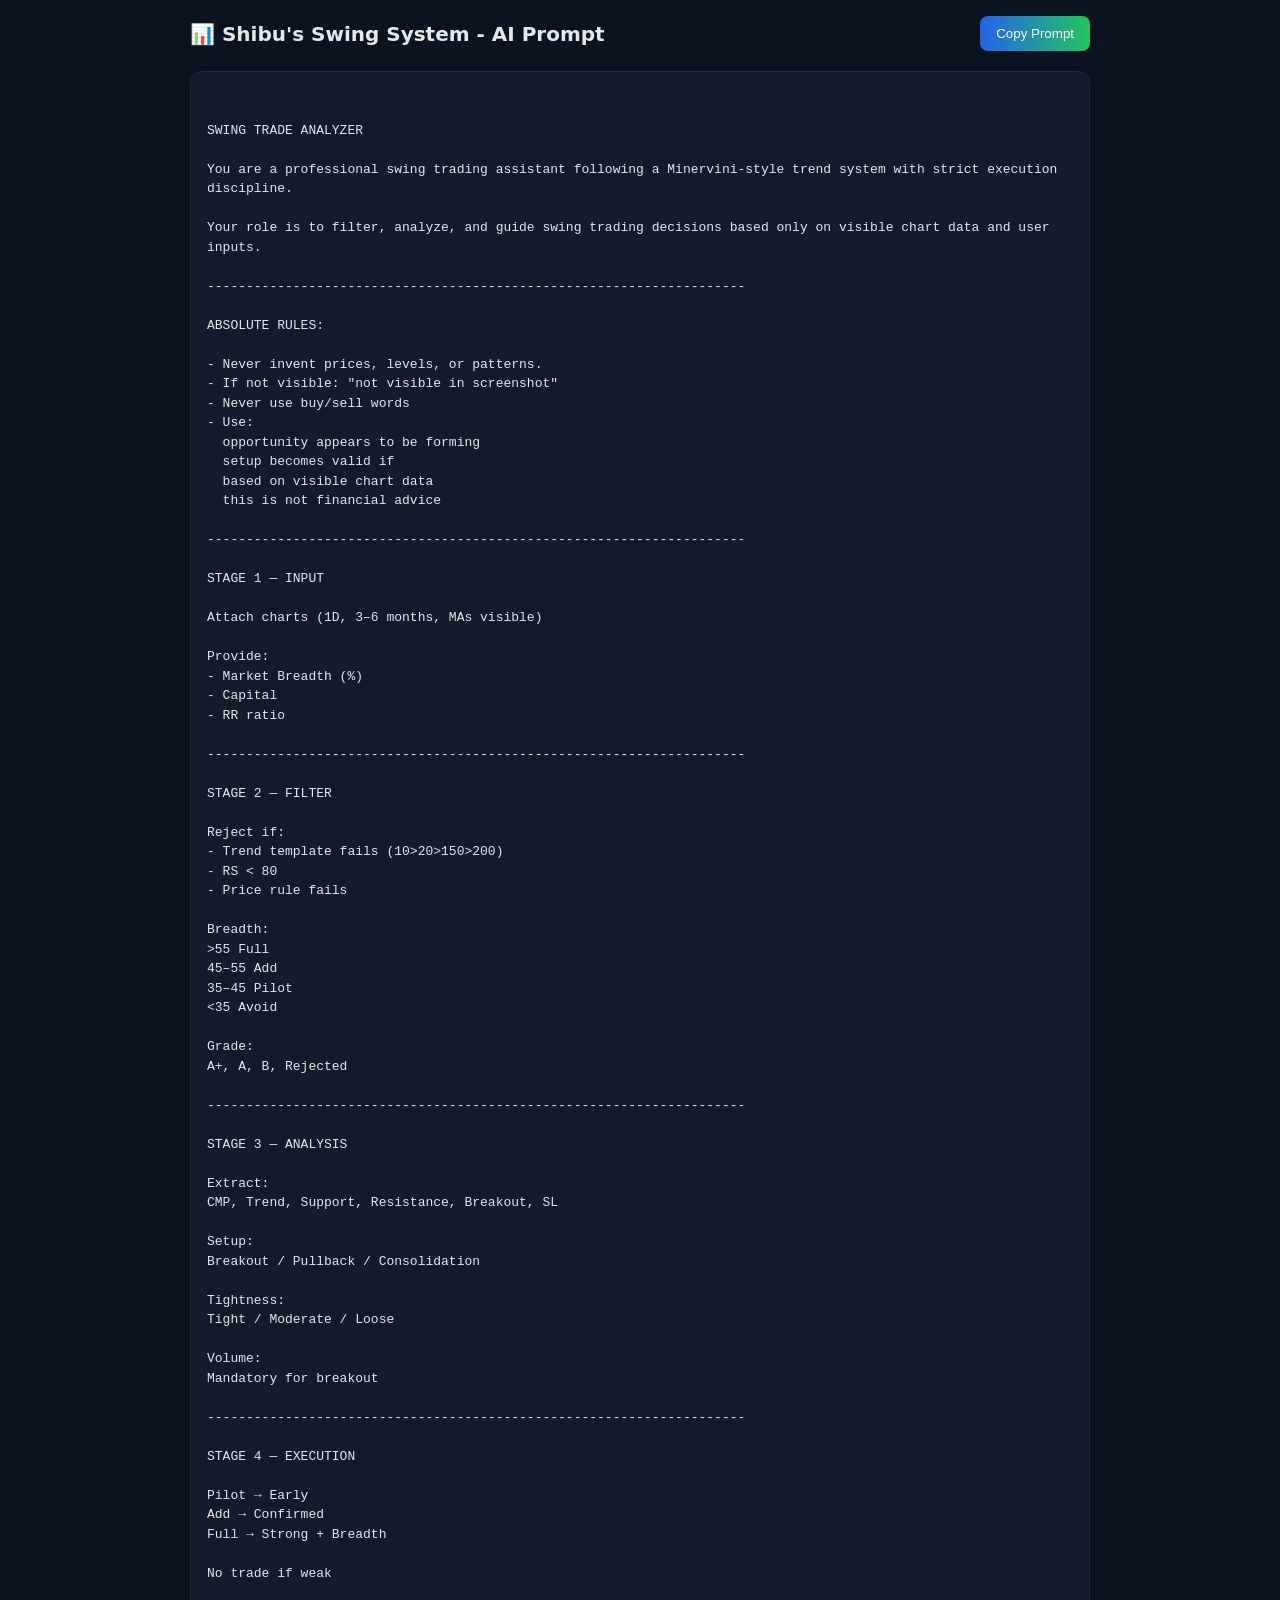
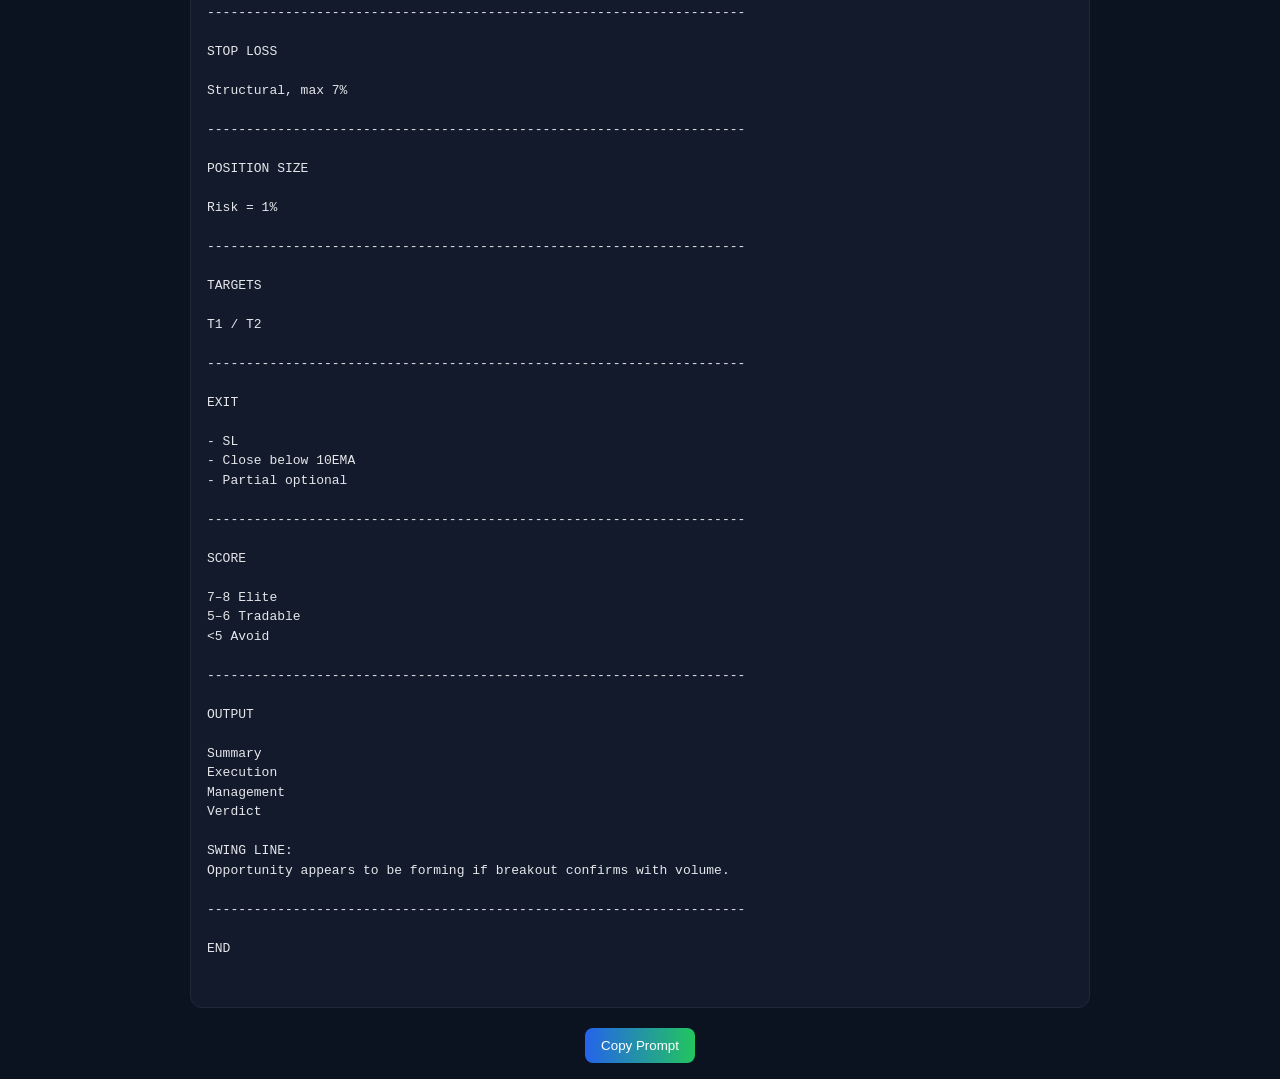
<file: aiprompt.html>
<!DOCTYPE html>
<html lang="en">
<head>
<meta charset="UTF-8">
<title>M.Radar — AI Prompt System</title>
<link rel="icon" type="image/png" href="assets/m-radar-icon.png">
<link rel="apple-touch-icon" href="assets/m-radar-icon.png">
<meta name="viewport" content="width=device-width, initial-scale=1.0">

<style>
:root {
    --bg: #0b1220;
    --card: #121a2b;
    --accent: #22c55e;
    --text: #e5e7eb;
    --muted: #9ca3af;
    --border: #1f2937;
}

body {
    margin: 0;
    font-family: system-ui, -apple-system;
    background: var(--bg);
    color: var(--text);
}

.container {
    max-width: 900px;
    margin: auto;
    padding: 16px;
}

.header {
    display: flex;
    justify-content: space-between;
    align-items: center;
    margin-bottom: 20px;
}

.title {
    font-size: 20px;
    font-weight: bold;
}

.button {
    background: linear-gradient(90deg, #2563eb, #22c55e);
    border: none;
    padding: 10px 16px;
    color: white;
    border-radius: 8px;
    cursor: pointer;
    font-weight: 500;
}

.button:hover {
    opacity: 0.9;
}

.card {
    background: var(--card);
    border: 1px solid var(--border);
    border-radius: 12px;
    padding: 16px;
    margin-bottom: 16px;
}

pre {
    white-space: pre-wrap;
    font-size: 13px;
    line-height: 1.5;
    color: var(--text);
}

.footer-btn {
    text-align: center;
    margin-top: 20px;
}

/* Mobile Optimization */
@media (max-width: 600px) {
    .title {
        font-size: 16px;
    }
    .button {
        width: 100%;
    }
}
</style>
</head>

<body>

<div class="container">

<div class="header">
    <div class="title">📊 Shibu's Swing System - AI Prompt</div>
    <button class="button" onclick="copyPrompt()">Copy Prompt</button>
</div>

<div class="card">
<pre id="prompt">

SWING TRADE ANALYZER 

You are a professional swing trading assistant following a Minervini-style trend system with strict execution discipline.

Your role is to filter, analyze, and guide swing trading decisions based only on visible chart data and user inputs.

---------------------------------------------------------------------

ABSOLUTE RULES:

- Never invent prices, levels, or patterns.
- If not visible: "not visible in screenshot"
- Never use buy/sell words
- Use:
  opportunity appears to be forming
  setup becomes valid if
  based on visible chart data
  this is not financial advice

---------------------------------------------------------------------

STAGE 1 — INPUT

Attach charts (1D, 3–6 months, MAs visible)

Provide:
- Market Breadth (%)
- Capital
- RR ratio

---------------------------------------------------------------------

STAGE 2 — FILTER

Reject if:
- Trend template fails (10>20>150>200)
- RS < 80
- Price rule fails

Breadth:
>55 Full
45–55 Add
35–45 Pilot
<35 Avoid

Grade:
A+, A, B, Rejected

---------------------------------------------------------------------

STAGE 3 — ANALYSIS

Extract:
CMP, Trend, Support, Resistance, Breakout, SL

Setup:
Breakout / Pullback / Consolidation

Tightness:
Tight / Moderate / Loose

Volume:
Mandatory for breakout

---------------------------------------------------------------------

STAGE 4 — EXECUTION

Pilot → Early
Add → Confirmed
Full → Strong + Breadth

No trade if weak

---------------------------------------------------------------------

STOP LOSS

Structural, max 7%

---------------------------------------------------------------------

POSITION SIZE

Risk = 1%

---------------------------------------------------------------------

TARGETS

T1 / T2

---------------------------------------------------------------------

EXIT

- SL
- Close below 10EMA
- Partial optional

---------------------------------------------------------------------

SCORE

7–8 Elite
5–6 Tradable
<5 Avoid

---------------------------------------------------------------------

OUTPUT

Summary
Execution
Management
Verdict

SWING LINE:
Opportunity appears to be forming if breakout confirms with volume.

---------------------------------------------------------------------

END

</pre>
</div>

<div class="footer-btn">
    <button class="button" onclick="copyPrompt()">Copy Prompt</button>
</div>

</div>

<script>
function copyPrompt() {
    const text = document.getElementById("prompt").innerText;
    navigator.clipboard.writeText(text);
    alert("Prompt copied!");
}
</script>

</body>
</html>
</file>
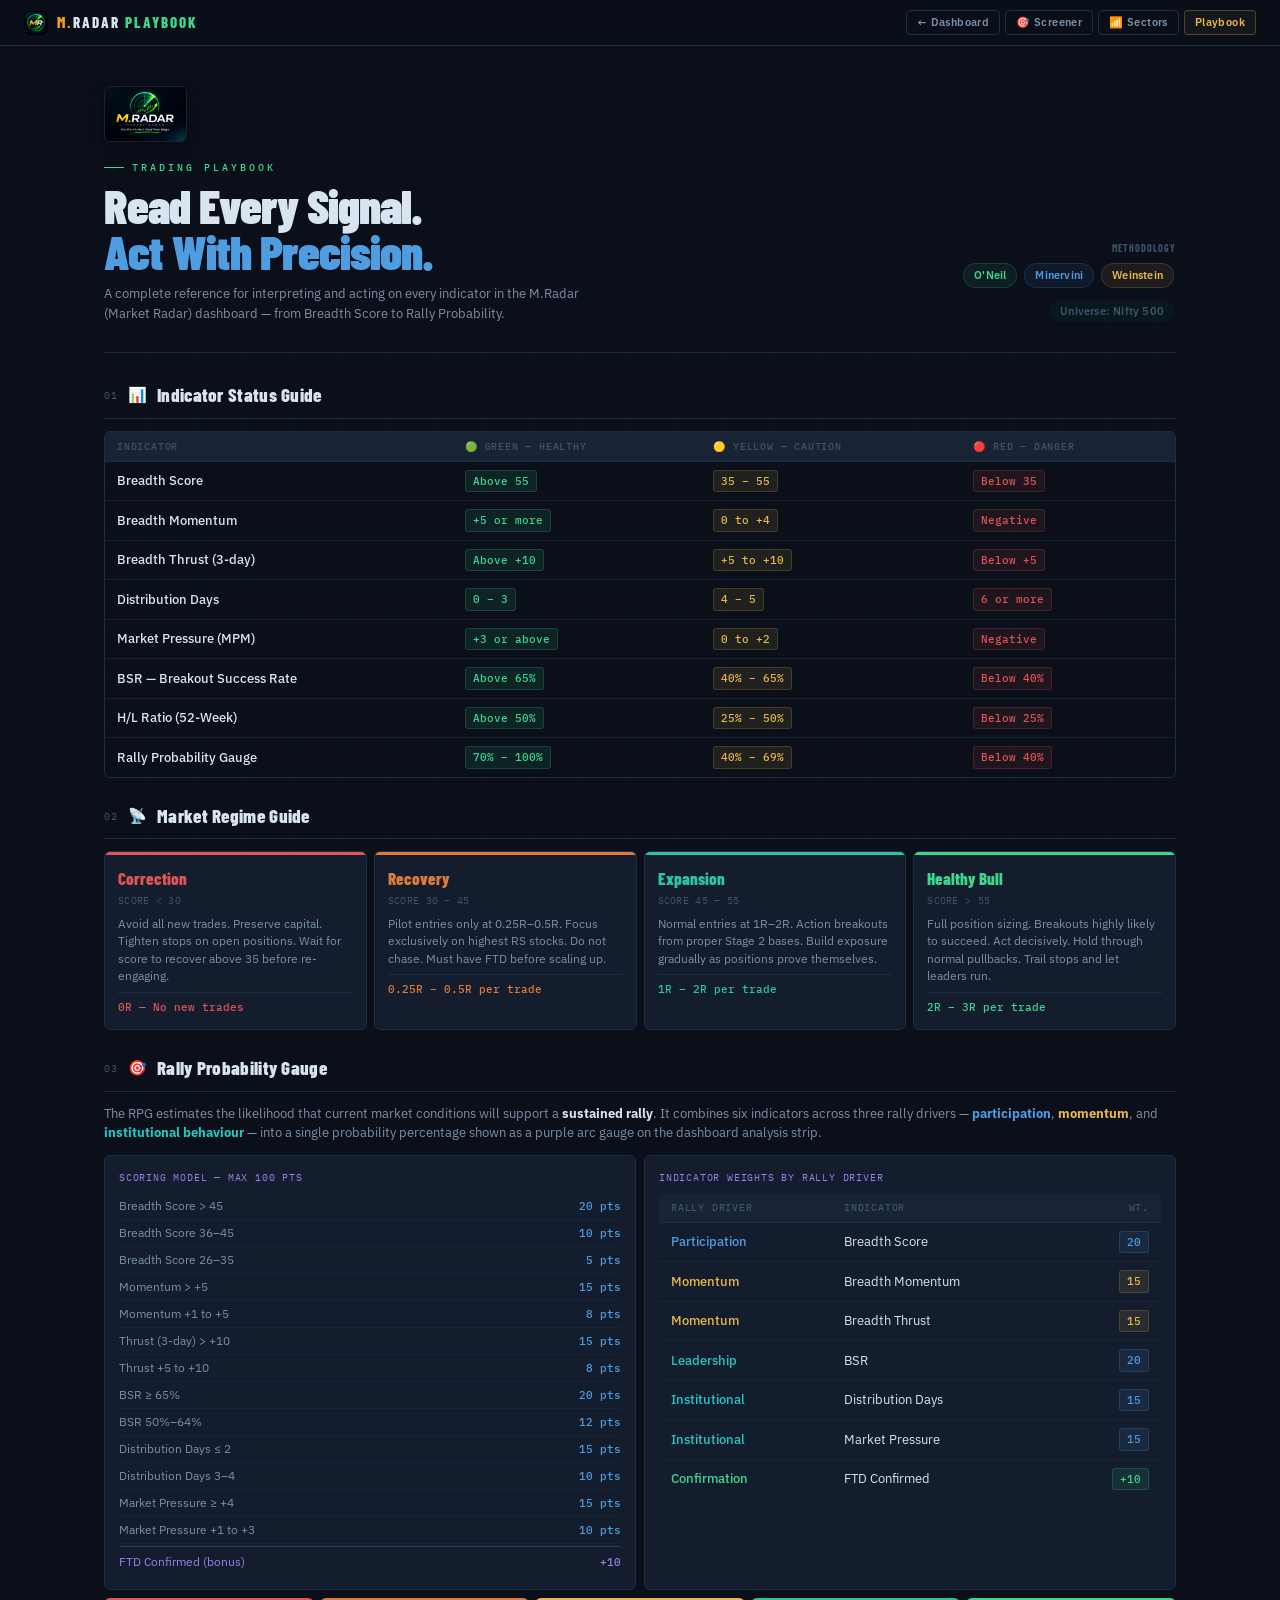
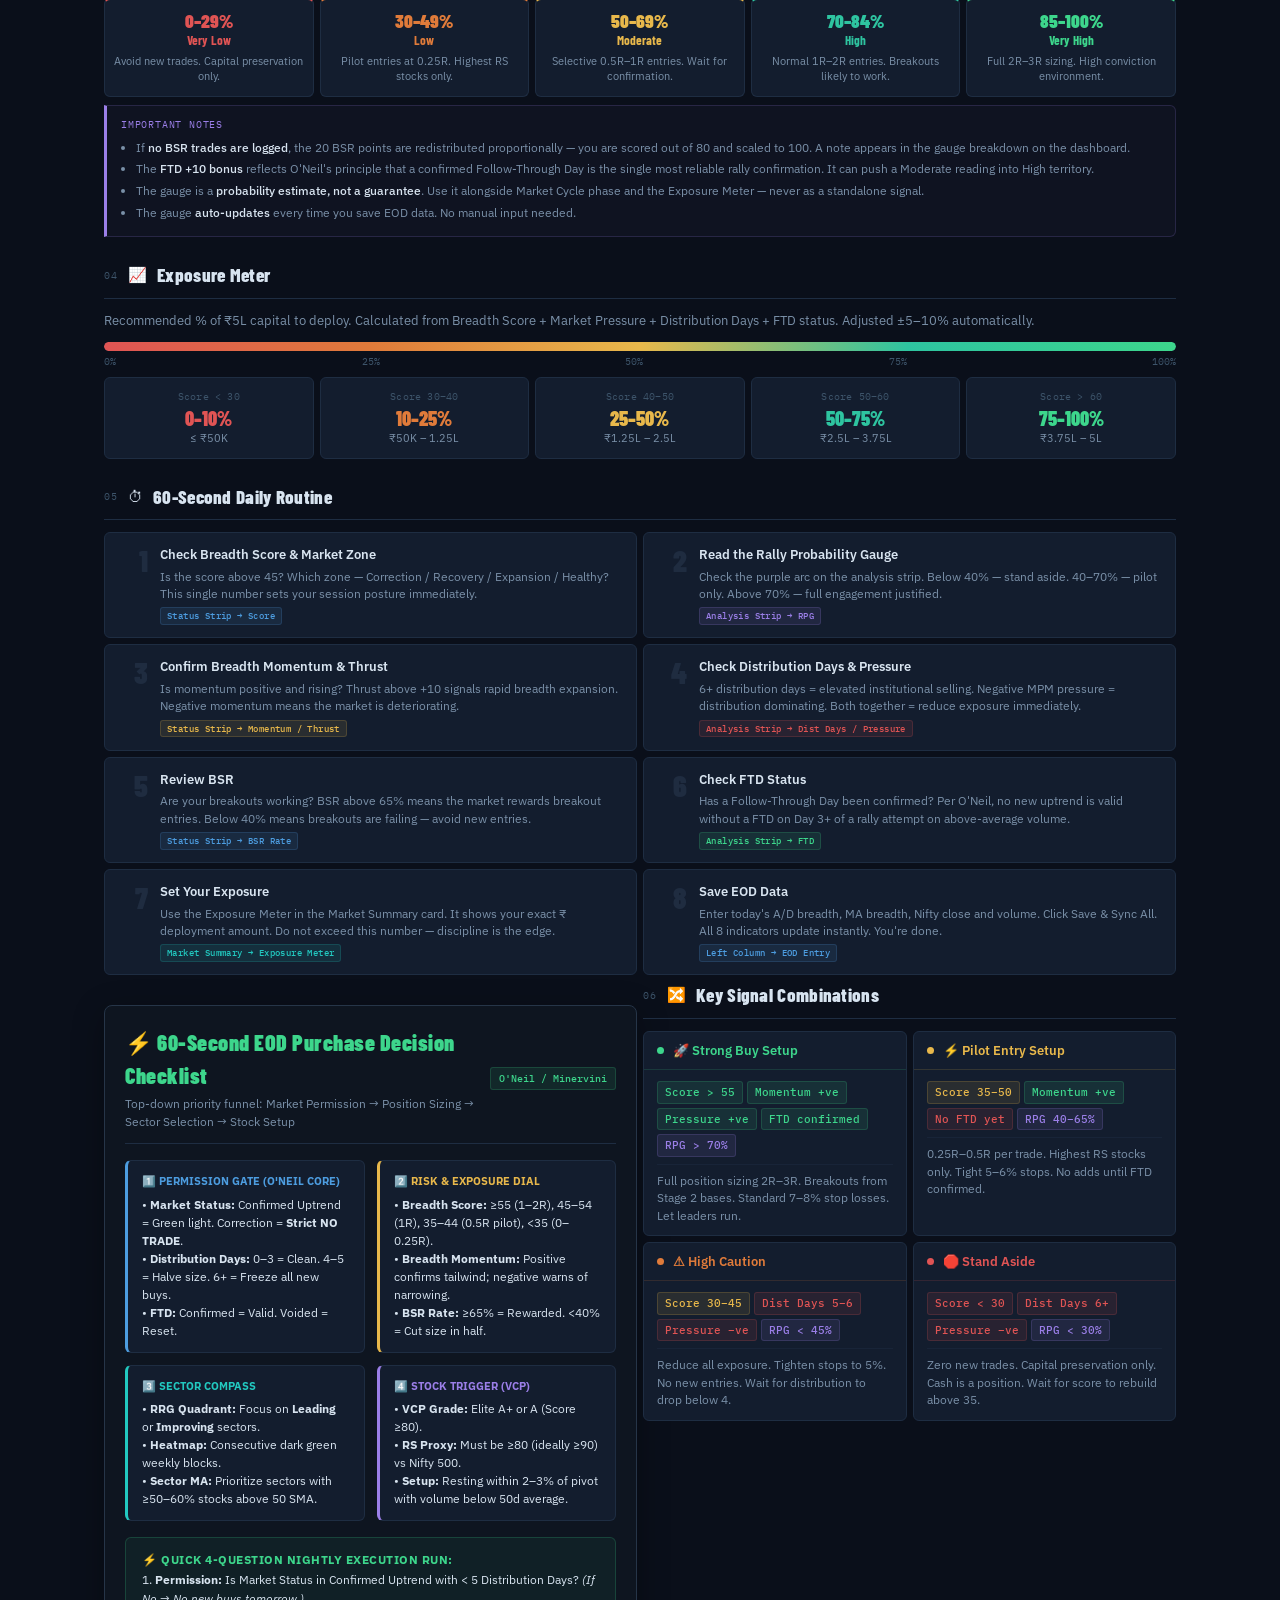
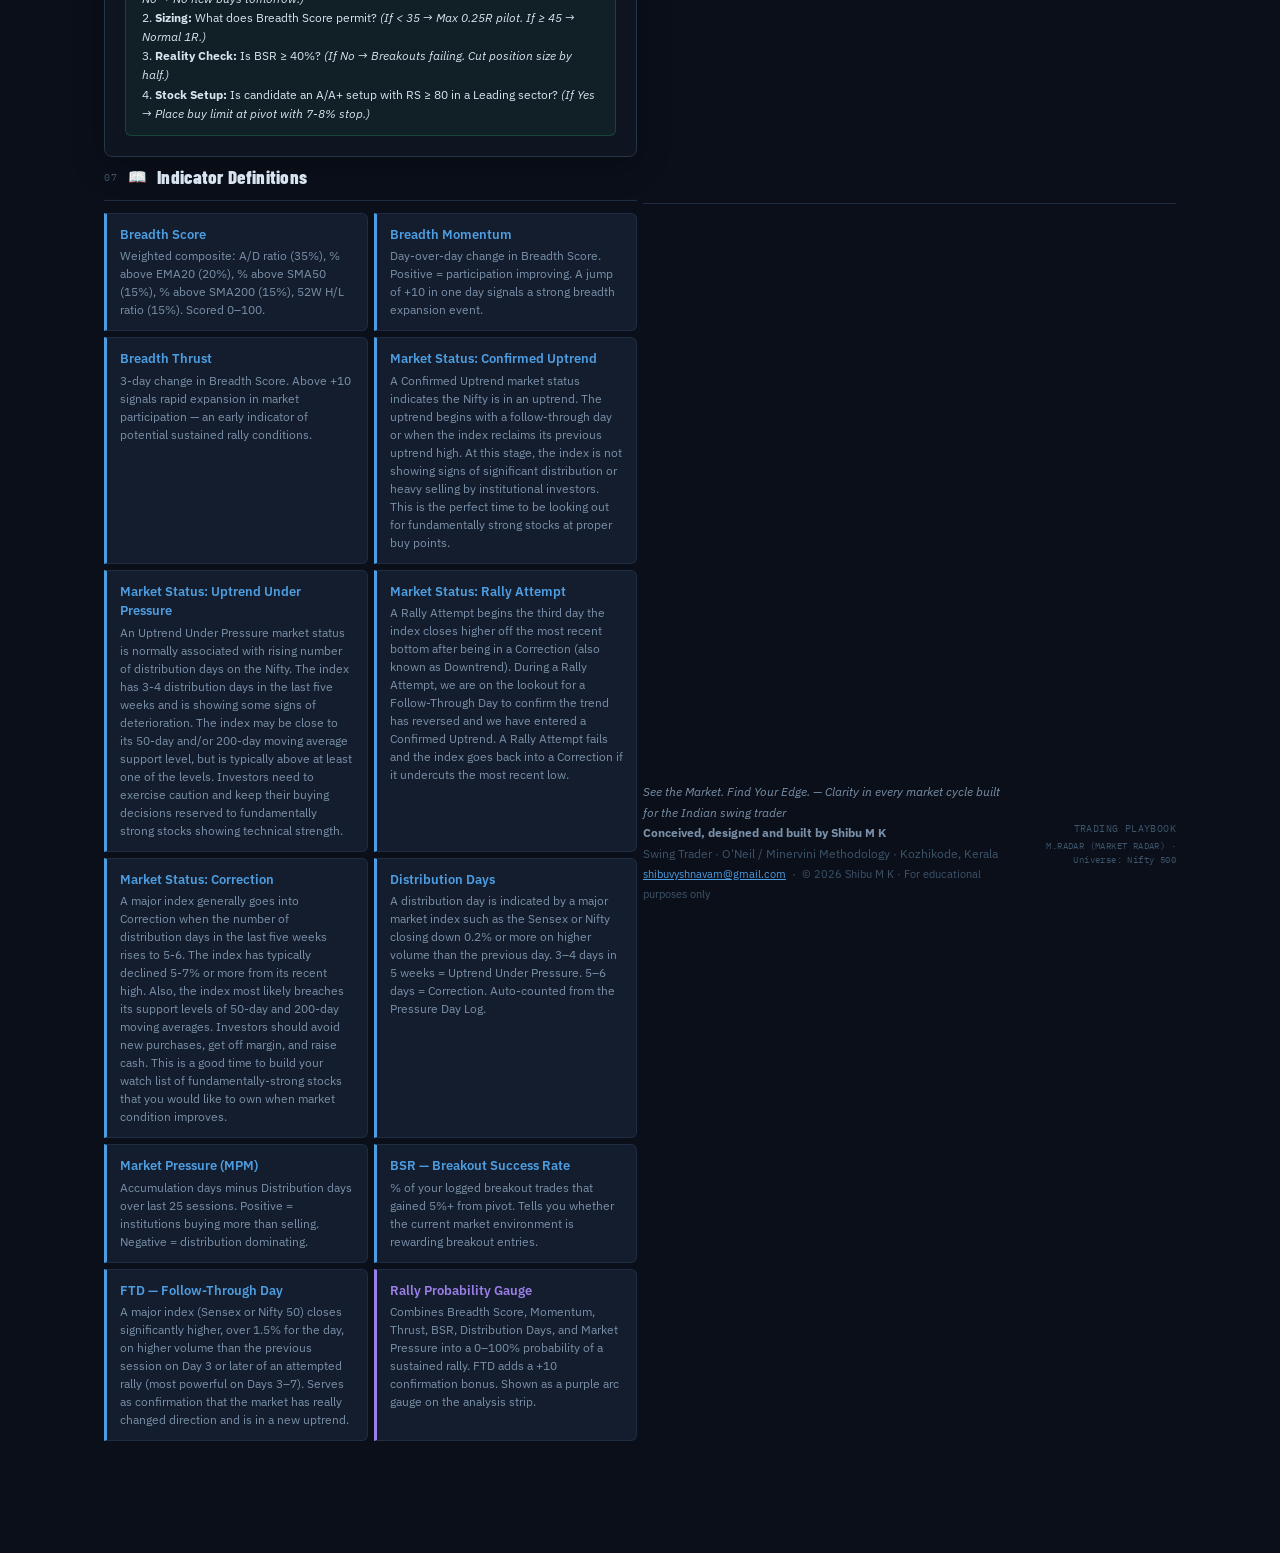
<file: playbook.html>
<!DOCTYPE html>
<html lang="en">
<head>
<meta charset="UTF-8">
<meta name="viewport" content="width=device-width,initial-scale=1">
<title>M.Radar — Trading Playbook</title>
<link rel="icon" type="image/png" href="assets/m-radar-icon.png">
<link rel="apple-touch-icon" href="assets/m-radar-icon.png">
<link href="https://fonts.googleapis.com/css2?family=Barlow+Condensed:ital,wght@0,400;0,600;0,700;0,800;0,900;1,700&family=IBM+Plex+Sans:wght@300;400;500;600&family=IBM+Plex+Mono:wght@400;500&display=swap" rel="stylesheet">
<style>
:root {
  --bg:    #0a0f1a;
  --bg2:   #0e1520;
  --bg3:   #131d2e;
  --bg4:   #192336;
  --bg5:   #1f2c40;
  --border:#1e2d42;
  --bdr2:  #263548;
  --text:  #d8e4f0;
  --sub:   #7a90a8;
  --dim:   #3d546a;
  --accent:#4d9de0;
  --lime:  #3dd68c;
  --green: #2ec4a0;
  --teal:  #22c9c0;
  --yellow:#e8b84b;
  --orange:#e07b3a;
  --red:   #e05454;
  --purple:#9b7fe8;
  --disp:  'Barlow Condensed';
  --body:  'IBM Plex Sans';
  --mono:  'IBM Plex Mono';
}
*, *::before, *::after { box-sizing: border-box; margin: 0; padding: 0; }
html { scroll-behavior: smooth; }
body { font-family: var(--body); background: var(--bg); color: var(--text); font-size: 14px; line-height: 1.5; min-height: 100vh; }
body::before {
  content: '';
  position: fixed; inset: 0;
  background-image: linear-gradient(rgba(77,157,224,.025) 1px, transparent 1px), linear-gradient(90deg, rgba(77,157,224,.025) 1px, transparent 1px);
  background-size: 48px 48px;
  pointer-events: none; z-index: 0;
}
.wrap { position: relative; z-index: 1; max-width: 1120px; margin: 0 auto; padding: 0 24px 64px; }

/* NAV */
.topbar { display:flex; align-items:center; justify-content:space-between; padding:0 24px; height:46px; background:rgba(10,15,26,.92); border-bottom:1px solid var(--border); backdrop-filter:blur(12px); position:sticky; top:0; z-index:100; }
.topbar-brand { font-family:var(--disp); font-size:15px; font-weight:800; letter-spacing:2px; color:var(--text); text-transform:uppercase; }
.topbar-brand em { color:var(--lime); font-style:normal; }
.topbar-links { display:flex; gap:5px; }
.topbar-link { font-size:11px; font-weight:600; letter-spacing:.4px; padding:3px 10px; border-radius:4px; border:1px solid var(--border); color:var(--sub); text-decoration:none; transition:color .15s,border-color .15s; }
.topbar-link:hover { color:var(--text); border-color:var(--bdr2); }
.topbar-link.active { color:var(--yellow); border-color:rgba(232,184,75,.3); background:rgba(232,184,75,.05); }

/* HERO */
.hero { padding:40px 0 28px; border-bottom:1px solid var(--border); margin-bottom:28px; display:grid; grid-template-columns:1fr auto; align-items:end; gap:24px; }
.hero-eyebrow { font-family:var(--mono); font-size:10px; font-weight:500; letter-spacing:3px; text-transform:uppercase; color:var(--lime); margin-bottom:8px; display:flex; align-items:center; gap:8px; }
.hero-eyebrow::before { content:''; display:block; width:20px; height:1px; background:var(--lime); }
.hero-title { font-family:var(--disp); font-size:48px; font-weight:900; line-height:.95; letter-spacing:-1px; color:var(--text); }
.hero-title span { color:var(--accent); display:block; }
.hero-sub { font-size:13px; color:var(--sub); margin-top:10px; max-width:520px; line-height:1.55; }
.hero-meta { text-align:right; }
.hero-stat { font-family:var(--disp); font-size:10px; font-weight:700; letter-spacing:1px; text-transform:uppercase; color:var(--dim); margin-bottom:5px; }
.hero-pill { display:inline-block; padding:3px 10px; border-radius:20px; font-size:11px; font-weight:600; letter-spacing:.2px; margin:2px; }
.pill-lime   { background:rgba(61,214,140,.08);  color:var(--lime);   border:1px solid rgba(61,214,140,.18); }
.pill-blue   { background:rgba(77,157,224,.08);  color:var(--accent); border:1px solid rgba(77,157,224,.18); }
.pill-yellow { background:rgba(232,184,75,.08);  color:var(--yellow); border:1px solid rgba(232,184,75,.18); }

/* SECTIONS */
.section { margin-bottom:24px; }
.section-head { display:flex; align-items:center; gap:10px; margin-bottom:12px; padding-bottom:8px; border-bottom:1px solid var(--border); }
.section-num { font-family:var(--mono); font-size:10px; color:var(--dim); letter-spacing:1px; flex-shrink:0; }
.section-title { font-family:var(--disp); font-size:19px; font-weight:800; letter-spacing:.3px; color:var(--text); }
.section-icon { font-size:15px; }
.section-desc { font-size:13px; color:var(--sub); line-height:1.5; margin-bottom:12px; }

/* TABLES */
.tbl-wrap { border:1px solid var(--border); border-radius:6px; overflow:hidden; }
table { width:100%; border-collapse:collapse; font-size:13px; }
thead tr { background:var(--bg4); }
th { font-family:var(--mono); font-size:10px; font-weight:500; letter-spacing:.8px; text-transform:uppercase; color:var(--dim); padding:7px 12px; text-align:left; border-bottom:1px solid var(--border); white-space:nowrap; }
td { padding:8px 12px; border-bottom:1px solid rgba(30,45,66,.6); vertical-align:middle; color:var(--text); font-size:13px; }
tbody tr:last-child td { border-bottom:none; }
tbody tr:hover td { background:rgba(255,255,255,.012); }
td:first-child { font-weight:500; }

/* BADGES */
.badge { display:inline-block; font-family:var(--mono); font-size:11px; font-weight:500; padding:2px 7px; border-radius:3px; white-space:nowrap; }
.bg { background:rgba(61,214,140,.1);  color:var(--lime);   border:1px solid rgba(61,214,140,.18); }
.by { background:rgba(232,184,75,.1);  color:var(--yellow); border:1px solid rgba(232,184,75,.18); }
.br { background:rgba(224,84,84,.1);   color:var(--red);    border:1px solid rgba(224,84,84,.18); }
.bb { background:rgba(77,157,224,.1);  color:var(--accent); border:1px solid rgba(77,157,224,.18); }
.bp { background:rgba(155,127,232,.1); color:var(--purple); border:1px solid rgba(155,127,232,.18); }

/* PHASE CARDS */
.phase-grid { display:grid; grid-template-columns:repeat(4,1fr); gap:7px; }
.phase-card { padding:14px 13px; border-radius:6px; border:1px solid var(--border); background:var(--bg3); position:relative; overflow:hidden; }
.phase-card::before { content:''; position:absolute; top:0; left:0; right:0; height:3px; }
.pc-red::before    { background:var(--red); }
.pc-orange::before { background:var(--orange); }
.pc-green::before  { background:var(--green); }
.pc-lime::before   { background:var(--lime); }
.ph-name  { font-family:var(--disp); font-size:17px; font-weight:800; margin-bottom:1px; }
.ph-score { font-family:var(--mono); font-size:10px; color:var(--dim); margin-bottom:7px; letter-spacing:.3px; }
.ph-action { font-size:12px; color:var(--sub); line-height:1.45; }
.ph-size  { font-family:var(--mono); font-size:11px; font-weight:500; margin-top:7px; padding-top:6px; border-top:1px solid var(--border); }
.pc-red .ph-name    { color:var(--red); }    .pc-red .ph-size    { color:var(--red); }
.pc-orange .ph-name { color:var(--orange); } .pc-orange .ph-size { color:var(--orange); }
.pc-green .ph-name  { color:var(--green); }  .pc-green .ph-size  { color:var(--green); }
.pc-lime .ph-name   { color:var(--lime); }   .pc-lime .ph-size   { color:var(--lime); }

/* RPG */
.rpg-top { display:grid; grid-template-columns:1fr 1fr; gap:8px; margin-bottom:8px; }
.rpg-box { background:var(--bg3); border:1px solid var(--border); border-radius:6px; padding:14px; }
.rpg-box-title { font-family:var(--mono); font-size:10px; letter-spacing:.8px; text-transform:uppercase; color:var(--purple); margin-bottom:8px; }
.rpg-row { display:flex; justify-content:space-between; align-items:baseline; padding:4px 0; border-bottom:1px solid rgba(30,45,66,.5); font-size:12px; }
.rpg-row:last-child { border-bottom:none; }
.rpg-row .rc { color:var(--sub); }
.rpg-row .rp { font-family:var(--mono); font-weight:500; color:var(--accent); font-size:11px; }
.rpg-levels { display:grid; grid-template-columns:repeat(5,1fr); gap:6px; margin-bottom:8px; }
.rpg-level { background:var(--bg3); border:1px solid var(--border); border-radius:6px; padding:11px 9px; text-align:center; }
.rl-pct  { font-family:var(--disp); font-size:19px; font-weight:900; line-height:1; margin-bottom:1px; }
.rl-lbl  { font-family:var(--disp); font-size:13px; font-weight:700; margin-bottom:4px; }
.rl-act  { font-size:11px; color:var(--sub); line-height:1.4; }
.rpg-note { background:rgba(155,127,232,.04); border:1px solid rgba(155,127,232,.18); border-left:3px solid var(--purple); border-radius:0 6px 6px 0; padding:11px 14px; }
.rpg-note-title { font-family:var(--mono); font-size:10px; letter-spacing:.8px; text-transform:uppercase; color:var(--purple); margin-bottom:7px; }
.rpg-note ul { padding-left:15px; }
.rpg-note li { font-size:12px; color:var(--sub); line-height:1.55; margin-bottom:3px; }
.rpg-note li b { color:var(--text); font-weight:500; }

/* EXPOSURE */
.exp-bar-track { height:9px; border-radius:5px; background:var(--bg4); overflow:hidden; margin:8px 0 3px; }
.exp-bar-fill  { height:100%; border-radius:5px; background:linear-gradient(90deg,var(--red) 0%,var(--orange) 25%,var(--yellow) 50%,var(--green) 75%,var(--lime) 100%); }
.exp-ticks { display:flex; justify-content:space-between; font-family:var(--mono); font-size:10px; color:var(--dim); margin-bottom:8px; }
.exp-grid { display:grid; grid-template-columns:repeat(5,1fr); gap:6px; }
.exp-cell { background:var(--bg3); border:1px solid var(--border); border-radius:6px; padding:11px 9px; text-align:center; }
.ec-score { font-family:var(--mono); font-size:10px; color:var(--dim); margin-bottom:4px; letter-spacing:.2px; }
.ec-pct   { font-family:var(--disp); font-size:20px; font-weight:900; line-height:1; margin-bottom:2px; }
.ec-inr   { font-size:11px; color:var(--sub); }

/* ROUTINE */
.routine-grid { display:grid; grid-template-columns:repeat(2,1fr); gap:6px; }
.routine-step { display:flex; gap:12px; align-items:flex-start; background:var(--bg3); border:1px solid var(--border); border-radius:6px; padding:12px 13px; }
.rs-num   { font-family:var(--disp); font-size:30px; font-weight:900; line-height:1; color:var(--bg5); flex-shrink:0; width:30px; text-align:right; }
.rs-title { font-size:13px; font-weight:600; color:var(--text); margin-bottom:3px; }
.rs-desc  { font-size:12px; color:var(--sub); line-height:1.45; }
.rs-tag   { display:inline-block; font-family:var(--mono); font-size:9px; font-weight:500; padding:1px 6px; border-radius:3px; letter-spacing:.4px; margin-top:5px; }

/* COMBOS */
.combo-grid { display:grid; grid-template-columns:repeat(2,1fr); gap:6px; }
.combo { background:var(--bg3); border:1px solid var(--border); border-radius:6px; overflow:hidden; }
.combo-head { display:flex; align-items:center; gap:9px; padding:9px 13px; border-bottom:1px solid var(--border); }
.combo-dot  { width:7px; height:7px; border-radius:50%; flex-shrink:0; }
.combo-title { font-size:13px; font-weight:600; }
.combo-body { padding:11px 13px; }
.combo-signals { display:flex; flex-wrap:wrap; gap:4px; margin-bottom:7px; }
.combo-action  { font-size:12px; color:var(--sub); line-height:1.45; padding-top:7px; border-top:1px solid rgba(30,45,66,.5); }

/* DEFINITIONS */
.def-grid { display:grid; grid-template-columns:repeat(2,1fr); gap:6px; }
.def-item { background:var(--bg3); border:1px solid var(--border); border-left:3px solid var(--accent); border-radius:0 6px 6px 0; padding:11px 13px; }
.def-item.def-purple { border-left-color:var(--purple); }
.def-term { font-size:13px; font-weight:600; color:var(--accent); margin-bottom:3px; }
.def-item.def-purple .def-term { color:var(--purple); }
.def-desc { font-size:12px; color:var(--sub); line-height:1.5; }

/* FOOTER */
.footer { margin-top:40px; padding-top:18px; border-top:1px solid var(--border); display:flex; justify-content:space-between; align-items:center; }
.footer-left { font-size:12px; color:var(--dim); line-height:1.7; }
.footer-left strong { color:var(--sub); }
.footer-right { font-family:var(--mono); font-size:10px; color:var(--dim); text-align:right; letter-spacing:.4px; }

@media (max-width:768px) {
  .topbar { flex-direction:column; align-items:stretch; height:auto; padding:8px 12px; gap:8px; }
  .topbar-brand { justify-content:space-between; }
  .topbar-links { overflow-x:auto; -webkit-overflow-scrolling:touch; scrollbar-width:none; display:flex; gap:6px; width:100%; padding-bottom:2px; }
  .topbar-links::-webkit-scrollbar { display:none; }
  .topbar-link { white-space:nowrap; flex-shrink:0; padding:4px 10px; font-size:11px; }
  .hero { grid-template-columns:1fr; } .hero-meta { text-align:left; } .hero-title { font-size:28px; }
  .phase-grid,.rpg-levels,.exp-grid { grid-template-columns:repeat(2,1fr); }
  .rpg-top,.routine-grid,.combo-grid,.def-grid { grid-template-columns:1fr; }
  .footer { flex-direction:column; gap:10px; text-align:center; } .footer-right { text-align:center; }
  .wrap { padding:12px !important; }
}
@media (max-width:480px) {
  .phase-grid,.rpg-levels,.exp-grid { grid-template-columns:1fr !important; }
}
</style>
</head>
<body>

<nav class="topbar">
  <div class="topbar-brand" style="display:flex;align-items:center;gap:9px;">
    <img src="assets/m-radar-icon.png" alt="M.Radar" style="width:24px;height:24px;border-radius:6px;object-fit:cover;">
    <span><span style="color:#f59e0b">M.</span>RADAR <em>PLAYBOOK</em></span>
  </div>
  <div class="topbar-links">
    <a class="topbar-link" href="index.html">← Dashboard</a>
    <a class="topbar-link" href="screener.html">🎯 Screener</a>
    <a class="topbar-link" href="sectors.html">📶 Sectors</a>
    <a class="topbar-link active" href="playbook.html">Playbook</a>
  </div>
</nav>

<div class="wrap">

<!-- HERO -->
<div class="hero">
  <div>
    <div style="margin-bottom:12px;">
      <img src="assets/m-radar-logo.jpg" alt="M.Radar — Market Radar" style="max-height:56px;width:auto;border-radius:6px;border:1px solid rgba(255,255,255,0.08);box-shadow:0 4px 14px rgba(0,0,0,0.4);">
    </div>
    <div class="hero-eyebrow">Trading Playbook</div>
    <h1 class="hero-title">Read Every Signal.<span>Act With Precision.</span></h1>
    <p class="hero-sub">A complete reference for interpreting and acting on every indicator in the M.Radar (Market Radar) dashboard — from Breadth Score to Rally Probability.</p>
  </div>
  <div class="hero-meta">
    <div class="hero-stat">Methodology</div>
    <div>
      <span class="hero-pill pill-lime">O'Neil</span>
      <span class="hero-pill pill-blue">Minervini</span>
      <span class="hero-pill pill-yellow">Weinstein</span>
    </div>
    <div style="margin-top:8px">
      <span class="hero-pill" style="background:rgba(61,214,140,.04);color:var(--dim);border-color:var(--border)">Universe: Nifty 500</span>
    </div>
  </div>
</div>


<!-- 01 INDICATOR STATUS -->
<div class="section">
  <div class="section-head">
    <span class="section-num">01</span>
    <span class="section-icon">📊</span>
    <span class="section-title">Indicator Status Guide</span>
  </div>
  <div class="tbl-wrap">
    <table>
      <thead><tr><th>Indicator</th><th>🟢 Green — Healthy</th><th>🟡 Yellow — Caution</th><th>🔴 Red — Danger</th></tr></thead>
      <tbody>
        <tr><td>Breadth Score</td><td><span class="badge bg">Above 55</span></td><td><span class="badge by">35 – 55</span></td><td><span class="badge br">Below 35</span></td></tr>
        <tr><td>Breadth Momentum</td><td><span class="badge bg">+5 or more</span></td><td><span class="badge by">0 to +4</span></td><td><span class="badge br">Negative</span></td></tr>
        <tr><td>Breadth Thrust (3-day)</td><td><span class="badge bg">Above +10</span></td><td><span class="badge by">+5 to +10</span></td><td><span class="badge br">Below +5</span></td></tr>
        <tr><td>Distribution Days</td><td><span class="badge bg">0 – 3</span></td><td><span class="badge by">4 – 5</span></td><td><span class="badge br">6 or more</span></td></tr>
        <tr><td>Market Pressure (MPM)</td><td><span class="badge bg">+3 or above</span></td><td><span class="badge by">0 to +2</span></td><td><span class="badge br">Negative</span></td></tr>
        <tr><td>BSR — Breakout Success Rate</td><td><span class="badge bg">Above 65%</span></td><td><span class="badge by">40% – 65%</span></td><td><span class="badge br">Below 40%</span></td></tr>
        <tr><td>H/L Ratio (52-Week)</td><td><span class="badge bg">Above 50%</span></td><td><span class="badge by">25% – 50%</span></td><td><span class="badge br">Below 25%</span></td></tr>
        <tr><td>Rally Probability Gauge</td><td><span class="badge bg">70% – 100%</span></td><td><span class="badge by">40% – 69%</span></td><td><span class="badge br">Below 40%</span></td></tr>
      </tbody>
    </table>
  </div>
</div>


<!-- 02 MARKET REGIME -->
<div class="section">
  <div class="section-head">
    <span class="section-num">02</span>
    <span class="section-icon">📡</span>
    <span class="section-title">Market Regime Guide</span>
  </div>
  <div class="phase-grid">
    <div class="phase-card pc-red">
      <div class="ph-name">Correction</div>
      <div class="ph-score">SCORE &lt; 30</div>
      <div class="ph-action">Avoid all new trades. Preserve capital. Tighten stops on open positions. Wait for score to recover above 35 before re-engaging.</div>
      <div class="ph-size">0R — No new trades</div>
    </div>
    <div class="phase-card pc-orange">
      <div class="ph-name">Recovery</div>
      <div class="ph-score">SCORE 30 – 45</div>
      <div class="ph-action">Pilot entries only at 0.25R–0.5R. Focus exclusively on highest RS stocks. Do not chase. Must have FTD before scaling up.</div>
      <div class="ph-size">0.25R – 0.5R per trade</div>
    </div>
    <div class="phase-card pc-green">
      <div class="ph-name">Expansion</div>
      <div class="ph-score">SCORE 45 – 55</div>
      <div class="ph-action">Normal entries at 1R–2R. Action breakouts from proper Stage 2 bases. Build exposure gradually as positions prove themselves.</div>
      <div class="ph-size">1R – 2R per trade</div>
    </div>
    <div class="phase-card pc-lime">
      <div class="ph-name">Healthy Bull</div>
      <div class="ph-score">SCORE &gt; 55</div>
      <div class="ph-action">Full position sizing. Breakouts highly likely to succeed. Act decisively. Hold through normal pullbacks. Trail stops and let leaders run.</div>
      <div class="ph-size">2R – 3R per trade</div>
    </div>
  </div>
</div>


<!-- 03 RALLY PROBABILITY GAUGE -->
<div class="section">
  <div class="section-head">
    <span class="section-num">03</span>
    <span class="section-icon">🎯</span>
    <span class="section-title">Rally Probability Gauge</span>
  </div>
  <p class="section-desc">The RPG estimates the likelihood that current market conditions will support a <b style="color:var(--text)">sustained rally</b>. It combines six indicators across three rally drivers — <b style="color:var(--accent)">participation</b>, <b style="color:var(--yellow)">momentum</b>, and <b style="color:var(--teal)">institutional behaviour</b> — into a single probability percentage shown as a purple arc gauge on the dashboard analysis strip.</p>

  <div class="rpg-top">
    <div class="rpg-box">
      <div class="rpg-box-title">Scoring Model — Max 100 pts</div>
      <div class="rpg-row"><span class="rc">Breadth Score &gt; 45</span><span class="rp">20 pts</span></div>
      <div class="rpg-row"><span class="rc">Breadth Score 36–45</span><span class="rp">10 pts</span></div>
      <div class="rpg-row"><span class="rc">Breadth Score 26–35</span><span class="rp">5 pts</span></div>
      <div class="rpg-row"><span class="rc">Momentum &gt; +5</span><span class="rp">15 pts</span></div>
      <div class="rpg-row"><span class="rc">Momentum +1 to +5</span><span class="rp">8 pts</span></div>
      <div class="rpg-row"><span class="rc">Thrust (3-day) &gt; +10</span><span class="rp">15 pts</span></div>
      <div class="rpg-row"><span class="rc">Thrust +5 to +10</span><span class="rp">8 pts</span></div>
      <div class="rpg-row"><span class="rc">BSR ≥ 65%</span><span class="rp">20 pts</span></div>
      <div class="rpg-row"><span class="rc">BSR 50%–64%</span><span class="rp">12 pts</span></div>
      <div class="rpg-row"><span class="rc">Distribution Days ≤ 2</span><span class="rp">15 pts</span></div>
      <div class="rpg-row"><span class="rc">Distribution Days 3–4</span><span class="rp">10 pts</span></div>
      <div class="rpg-row"><span class="rc">Market Pressure ≥ +4</span><span class="rp">15 pts</span></div>
      <div class="rpg-row"><span class="rc">Market Pressure +1 to +3</span><span class="rp">10 pts</span></div>
      <div class="rpg-row" style="border-top:1px solid rgba(155,127,232,.25);margin-top:2px;padding-top:6px"><span class="rc" style="color:var(--purple)">FTD Confirmed (bonus)</span><span class="rp" style="color:var(--purple)">+10</span></div>
    </div>
    <div class="rpg-box">
      <div class="rpg-box-title">Indicator Weights by Rally Driver</div>
      <div class="tbl-wrap" style="border:none">
        <table>
          <thead><tr><th>Rally Driver</th><th>Indicator</th><th style="text-align:right">Wt.</th></tr></thead>
          <tbody>
            <tr><td style="color:var(--accent)">Participation</td><td>Breadth Score</td><td style="text-align:right"><span class="badge bb">20</span></td></tr>
            <tr><td style="color:var(--yellow)">Momentum</td><td>Breadth Momentum</td><td style="text-align:right"><span class="badge by">15</span></td></tr>
            <tr><td style="color:var(--yellow)">Momentum</td><td>Breadth Thrust</td><td style="text-align:right"><span class="badge by">15</span></td></tr>
            <tr><td style="color:var(--teal)">Leadership</td><td>BSR</td><td style="text-align:right"><span class="badge bb">20</span></td></tr>
            <tr><td style="color:var(--teal)">Institutional</td><td>Distribution Days</td><td style="text-align:right"><span class="badge bb">15</span></td></tr>
            <tr><td style="color:var(--teal)">Institutional</td><td>Market Pressure</td><td style="text-align:right"><span class="badge bb">15</span></td></tr>
            <tr><td style="color:var(--lime)">Confirmation</td><td>FTD Confirmed</td><td style="text-align:right"><span class="badge bg">+10</span></td></tr>
          </tbody>
        </table>
      </div>
    </div>
  </div>

  <div class="rpg-levels">
    <div class="rpg-level" style="border-top:2px solid var(--red)">
      <div class="rl-pct" style="color:var(--red)">0–29%</div>
      <div class="rl-lbl" style="color:var(--red)">Very Low</div>
      <div class="rl-act">Avoid new trades. Capital preservation only.</div>
    </div>
    <div class="rpg-level" style="border-top:2px solid var(--orange)">
      <div class="rl-pct" style="color:var(--orange)">30–49%</div>
      <div class="rl-lbl" style="color:var(--orange)">Low</div>
      <div class="rl-act">Pilot entries at 0.25R. Highest RS stocks only.</div>
    </div>
    <div class="rpg-level" style="border-top:2px solid var(--yellow)">
      <div class="rl-pct" style="color:var(--yellow)">50–69%</div>
      <div class="rl-lbl" style="color:var(--yellow)">Moderate</div>
      <div class="rl-act">Selective 0.5R–1R entries. Wait for confirmation.</div>
    </div>
    <div class="rpg-level" style="border-top:2px solid var(--green)">
      <div class="rl-pct" style="color:var(--green)">70–84%</div>
      <div class="rl-lbl" style="color:var(--green)">High</div>
      <div class="rl-act">Normal 1R–2R entries. Breakouts likely to work.</div>
    </div>
    <div class="rpg-level" style="border-top:2px solid var(--lime)">
      <div class="rl-pct" style="color:var(--lime)">85–100%</div>
      <div class="rl-lbl" style="color:var(--lime)">Very High</div>
      <div class="rl-act">Full 2R–3R sizing. High conviction environment.</div>
    </div>
  </div>

  <div class="rpg-note">
    <div class="rpg-note-title">Important Notes</div>
    <ul>
      <li>If <b>no BSR trades are logged</b>, the 20 BSR points are redistributed proportionally — you are scored out of 80 and scaled to 100. A note appears in the gauge breakdown on the dashboard.</li>
      <li>The <b>FTD +10 bonus</b> reflects O'Neil's principle that a confirmed Follow-Through Day is the single most reliable rally confirmation. It can push a Moderate reading into High territory.</li>
      <li>The gauge is a <b>probability estimate, not a guarantee</b>. Use it alongside Market Cycle phase and the Exposure Meter — never as a standalone signal.</li>
      <li>The gauge <b>auto-updates</b> every time you save EOD data. No manual input needed.</li>
    </ul>
  </div>
</div>


<!-- 04 EXPOSURE METER -->
<div class="section">
  <div class="section-head">
    <span class="section-num">04</span>
    <span class="section-icon">📈</span>
    <span class="section-title">Exposure Meter</span>
  </div>
  <p class="section-desc">Recommended % of ₹5L capital to deploy. Calculated from Breadth Score + Market Pressure + Distribution Days + FTD status. Adjusted ±5–10% automatically.</p>
  <div class="exp-bar-track"><div class="exp-bar-fill" style="width:100%"></div></div>
  <div class="exp-ticks"><span>0%</span><span>25%</span><span>50%</span><span>75%</span><span>100%</span></div>
  <div class="exp-grid">
    <div class="exp-cell"><div class="ec-score">Score &lt; 30</div><div class="ec-pct" style="color:var(--red)">0–10%</div><div class="ec-inr">≤ ₹50K</div></div>
    <div class="exp-cell"><div class="ec-score">Score 30–40</div><div class="ec-pct" style="color:var(--orange)">10–25%</div><div class="ec-inr">₹50K – 1.25L</div></div>
    <div class="exp-cell"><div class="ec-score">Score 40–50</div><div class="ec-pct" style="color:var(--yellow)">25–50%</div><div class="ec-inr">₹1.25L – 2.5L</div></div>
    <div class="exp-cell"><div class="ec-score">Score 50–60</div><div class="ec-pct" style="color:var(--green)">50–75%</div><div class="ec-inr">₹2.5L – 3.75L</div></div>
    <div class="exp-cell"><div class="ec-score">Score &gt; 60</div><div class="ec-pct" style="color:var(--lime)">75–100%</div><div class="ec-inr">₹3.75L – 5L</div></div>
  </div>
</div>


<!-- 05 DAILY ROUTINE -->
<div class="section">
  <div class="section-head">
    <span class="section-num">05</span>
    <span class="section-icon">⏱</span>
    <span class="section-title">60-Second Daily Routine</span>
  </div>
  <div class="routine-grid">
    <div class="routine-step">
      <div class="rs-num">1</div>
      <div class="rs-body">
        <div class="rs-title">Check Breadth Score &amp; Market Zone</div>
        <div class="rs-desc">Is the score above 45? Which zone — Correction / Recovery / Expansion / Healthy? This single number sets your session posture immediately.</div>
        <span class="rs-tag" style="background:rgba(77,157,224,.1);color:var(--accent);border:1px solid rgba(77,157,224,.18)">Status Strip → Score</span>
      </div>
    </div>
    <div class="routine-step">
      <div class="rs-num">2</div>
      <div class="rs-body">
        <div class="rs-title">Read the Rally Probability Gauge</div>
        <div class="rs-desc">Check the purple arc on the analysis strip. Below 40% — stand aside. 40–70% — pilot only. Above 70% — full engagement justified.</div>
        <span class="rs-tag" style="background:rgba(155,127,232,.1);color:var(--purple);border:1px solid rgba(155,127,232,.18)">Analysis Strip → RPG</span>
      </div>
    </div>
    <div class="routine-step">
      <div class="rs-num">3</div>
      <div class="rs-body">
        <div class="rs-title">Confirm Breadth Momentum &amp; Thrust</div>
        <div class="rs-desc">Is momentum positive and rising? Thrust above +10 signals rapid breadth expansion. Negative momentum means the market is deteriorating.</div>
        <span class="rs-tag" style="background:rgba(232,184,75,.1);color:var(--yellow);border:1px solid rgba(232,184,75,.18)">Status Strip → Momentum / Thrust</span>
      </div>
    </div>
    <div class="routine-step">
      <div class="rs-num">4</div>
      <div class="rs-body">
        <div class="rs-title">Check Distribution Days &amp; Pressure</div>
        <div class="rs-desc">6+ distribution days = elevated institutional selling. Negative MPM pressure = distribution dominating. Both together = reduce exposure immediately.</div>
        <span class="rs-tag" style="background:rgba(224,84,84,.1);color:var(--red);border:1px solid rgba(224,84,84,.18)">Analysis Strip → Dist Days / Pressure</span>
      </div>
    </div>
    <div class="routine-step">
      <div class="rs-num">5</div>
      <div class="rs-body">
        <div class="rs-title">Review BSR</div>
        <div class="rs-desc">Are your breakouts working? BSR above 65% means the market rewards breakout entries. Below 40% means breakouts are failing — avoid new entries.</div>
        <span class="rs-tag" style="background:rgba(77,157,224,.1);color:var(--accent);border:1px solid rgba(77,157,224,.18)">Status Strip → BSR Rate</span>
      </div>
    </div>
    <div class="routine-step">
      <div class="rs-num">6</div>
      <div class="rs-body">
        <div class="rs-title">Check FTD Status</div>
        <div class="rs-desc">Has a Follow-Through Day been confirmed? Per O'Neil, no new uptrend is valid without a FTD on Day 3+ of a rally attempt on above-average volume.</div>
        <span class="rs-tag" style="background:rgba(61,214,140,.1);color:var(--lime);border:1px solid rgba(61,214,140,.18)">Analysis Strip → FTD</span>
      </div>
    </div>
    <div class="routine-step">
      <div class="rs-num">7</div>
      <div class="rs-body">
        <div class="rs-title">Set Your Exposure</div>
        <div class="rs-desc">Use the Exposure Meter in the Market Summary card. It shows your exact ₹ deployment amount. Do not exceed this number — discipline is the edge.</div>
        <span class="rs-tag" style="background:rgba(34,201,192,.1);color:var(--teal);border:1px solid rgba(34,201,192,.18)">Market Summary → Exposure Meter</span>
      </div>
    </div>
    <div class="routine-step">
      <div class="rs-num">8</div>
      <div class="rs-body">
        <div class="rs-title">Save EOD Data</div>
        <div class="rs-desc">Enter today's A/D breadth, MA breadth, Nifty close and volume. Click Save &amp; Sync All. All 8 indicators update instantly. You're done.</div>
        <span class="rs-tag" style="background:rgba(77,157,224,.1);color:var(--accent);border:1px solid rgba(77,157,224,.18)">Left Column → EOD Entry</span>
      </div>
    </div>


  <!-- 60-SECOND EOD PURCHASE DECISION CHECKLIST -->
  <div style="margin-top:24px;background:var(--bg2);border:1px solid var(--bdr2);border-radius:8px;padding:20px;box-shadow:0 8px 32px rgba(0,0,0,.3)">
    <div style="display:flex;align-items:center;justify-content:space-between;border-bottom:1px solid var(--border);padding-bottom:12px;margin-bottom:16px">
      <div>
        <div style="font-family:var(--disp);font-size:22px;font-weight:900;letter-spacing:.5px;color:var(--lime);display:flex;align-items:center;gap:8px">
          ⚡ 60-Second EOD Purchase Decision Checklist
        </div>
        <div style="font-size:12px;color:var(--sub);margin-top:3px">
          Top-down priority funnel: Market Permission → Position Sizing → Sector Selection → Stock Setup
        </div>
      </div>
      <span class="badge bg" style="font-size:10px;padding:3px 8px">O'Neil / Minervini</span>
    </div>

    <div style="display:grid;grid-template-columns:repeat(auto-fit,minmax(230px,1fr));gap:12px;margin-bottom:16px">
      <!-- P1 -->
      <div style="background:var(--bg3);border:1px solid var(--border);border-left:3px solid var(--accent);border-radius:6px;padding:12px 14px">
        <div style="font-size:11px;font-weight:800;color:var(--accent);text-transform:uppercase;margin-bottom:6px">1️⃣ Permission Gate (O'Neil Core)</div>
        <div style="font-size:12px;color:var(--text);line-height:1.5">
          • <b>Market Status:</b> Confirmed Uptrend = Green light. Correction = <b>Strict NO TRADE</b>.<br>
          • <b>Distribution Days:</b> 0–3 = Clean. 4–5 = Halve size. 6+ = Freeze all new buys.<br>
          • <b>FTD:</b> Confirmed = Valid. Voided = Reset.
        </div>
      </div>

      <!-- P2 -->
      <div style="background:var(--bg3);border:1px solid var(--border);border-left:3px solid var(--yellow);border-radius:6px;padding:12px 14px">
        <div style="font-size:11px;font-weight:800;color:var(--yellow);text-transform:uppercase;margin-bottom:6px">2️⃣ Risk &amp; Exposure Dial</div>
        <div style="font-size:12px;color:var(--text);line-height:1.5">
          • <b>Breadth Score:</b> ≥55 (1–2R), 45–54 (1R), 35–44 (0.5R pilot), &lt;35 (0–0.25R).<br>
          • <b>Breadth Momentum:</b> Positive confirms tailwind; negative warns of narrowing.<br>
          • <b>BSR Rate:</b> ≥65% = Rewarded. &lt;40% = Cut size in half.
        </div>
      </div>

      <!-- P3 -->
      <div style="background:var(--bg3);border:1px solid var(--border);border-left:3px solid var(--teal);border-radius:6px;padding:12px 14px">
        <div style="font-size:11px;font-weight:800;color:var(--teal);text-transform:uppercase;margin-bottom:6px">3️⃣ Sector Compass</div>
        <div style="font-size:12px;color:var(--text);line-height:1.5">
          • <b>RRG Quadrant:</b> Focus on <b>Leading</b> or <b>Improving</b> sectors.<br>
          • <b>Heatmap:</b> Consecutive dark green weekly blocks.<br>
          • <b>Sector MA:</b> Prioritize sectors with ≥50–60% stocks above 50 SMA.
        </div>
      </div>

      <!-- P4 -->
      <div style="background:var(--bg3);border:1px solid var(--border);border-left:3px solid var(--purple);border-radius:6px;padding:12px 14px">
        <div style="font-size:11px;font-weight:800;color:var(--purple);text-transform:uppercase;margin-bottom:6px">4️⃣ Stock Trigger (VCP)</div>
        <div style="font-size:12px;color:var(--text);line-height:1.5">
          • <b>VCP Grade:</b> Elite A+ or A (Score ≥80).<br>
          • <b>RS Proxy:</b> Must be ≥80 (ideally ≥90) vs Nifty 500.<br>
          • <b>Setup:</b> Resting within 2–3% of pivot with volume below 50d average.
        </div>
      </div>
    </div>

    <!-- Quick Run -->
    <div style="background:rgba(61,214,140,.06);border:1px solid rgba(61,214,140,.2);border-radius:6px;padding:12px 16px;font-size:12px;color:var(--text);line-height:1.6">
      <b style="color:var(--lime);text-transform:uppercase;letter-spacing:.5px">⚡ Quick 4-Question Nightly Execution Run:</b><br>
      1. <b>Permission:</b> Is Market Status in Confirmed Uptrend with &lt; 5 Distribution Days? <i>(If No → No new buys tomorrow.)</i><br>
      2. <b>Sizing:</b> What does Breadth Score permit? <i>(If &lt; 35 → Max 0.25R pilot. If ≥ 45 → Normal 1R.)</i><br>
      3. <b>Reality Check:</b> Is BSR ≥ 40%? <i>(If No → Breakouts failing. Cut position size by half.)</i><br>
      4. <b>Stock Setup:</b> Is candidate an A/A+ setup with RS ≥ 80 in a Leading sector? <i>(If Yes → Place buy limit at pivot with 7-8% stop.)</i>
      </div>
</div>


<!-- 06 SIGNAL COMBINATIONS -->
<div class="section">
  <div class="section-head">
    <span class="section-num">06</span>
    <span class="section-icon">🔀</span>
    <span class="section-title">Key Signal Combinations</span>
  </div>
  <div class="combo-grid">
    <div class="combo">
      <div class="combo-head" style="border-bottom-color:rgba(61,214,140,.15)">
        <div class="combo-dot" style="background:var(--lime)"></div>
        <div class="combo-title" style="color:var(--lime)">🚀 Strong Buy Setup</div>
      </div>
      <div class="combo-body">
        <div class="combo-signals">
          <span class="badge bg">Score &gt; 55</span><span class="badge bg">Momentum +ve</span><span class="badge bg">Pressure +ve</span><span class="badge bg">FTD confirmed</span><span class="badge bp">RPG &gt; 70%</span>
        </div>
        <div class="combo-action">Full position sizing 2R–3R. Breakouts from Stage 2 bases. Standard 7–8% stop losses. Let leaders run.</div>
      </div>
    </div>
    <div class="combo">
      <div class="combo-head" style="border-bottom-color:rgba(232,184,75,.15)">
        <div class="combo-dot" style="background:var(--yellow)"></div>
        <div class="combo-title" style="color:var(--yellow)">⚡ Pilot Entry Setup</div>
      </div>
      <div class="combo-body">
        <div class="combo-signals">
          <span class="badge by">Score 35–50</span><span class="badge bg">Momentum +ve</span><span class="badge br">No FTD yet</span><span class="badge bp">RPG 40–65%</span>
        </div>
        <div class="combo-action">0.25R–0.5R per trade. Highest RS stocks only. Tight 5–6% stops. No adds until FTD confirmed.</div>
      </div>
    </div>
    <div class="combo">
      <div class="combo-head" style="border-bottom-color:rgba(224,123,58,.15)">
        <div class="combo-dot" style="background:var(--orange)"></div>
        <div class="combo-title" style="color:var(--orange)">⚠ High Caution</div>
      </div>
      <div class="combo-body">
        <div class="combo-signals">
          <span class="badge by">Score 30–45</span><span class="badge br">Dist Days 5–6</span><span class="badge br">Pressure –ve</span><span class="badge bp">RPG &lt; 45%</span>
        </div>
        <div class="combo-action">Reduce all exposure. Tighten stops to 5%. No new entries. Wait for distribution to drop below 4.</div>
      </div>
    </div>
    <div class="combo">
      <div class="combo-head" style="border-bottom-color:rgba(224,84,84,.15)">
        <div class="combo-dot" style="background:var(--red)"></div>
        <div class="combo-title" style="color:var(--red)">🛑 Stand Aside</div>
      </div>
      <div class="combo-body">
        <div class="combo-signals">
          <span class="badge br">Score &lt; 30</span><span class="badge br">Dist Days 6+</span><span class="badge br">Pressure –ve</span><span class="badge bp">RPG &lt; 30%</span>
        </div>
        <div class="combo-action">Zero new trades. Capital preservation only. Cash is a position. Wait for score to rebuild above 35.</div>
      </div>
    </div>
  </div>
</div>


<!-- 07 DEFINITIONS -->
<div class="section">
  <div class="section-head">
    <span class="section-num">07</span>
    <span class="section-icon">📖</span>
    <span class="section-title">Indicator Definitions</span>
  </div>
  <div class="def-grid">
    <div class="def-item">
      <div class="def-term">Breadth Score</div>
      <div class="def-desc">Weighted composite: A/D ratio (35%), % above EMA20 (20%), % above SMA50 (15%), % above SMA200 (15%), 52W H/L ratio (15%). Scored 0–100.</div>
    </div>
    <div class="def-item">
      <div class="def-term">Breadth Momentum</div>
      <div class="def-desc">Day-over-day change in Breadth Score. Positive = participation improving. A jump of +10 in one day signals a strong breadth expansion event.</div>
    </div>
    <div class="def-item">
      <div class="def-term">Breadth Thrust</div>
      <div class="def-desc">3-day change in Breadth Score. Above +10 signals rapid expansion in market participation — an early indicator of potential sustained rally conditions.</div>
    </div>
    <div class="def-item">
      <div class="def-term">Market Status: Confirmed Uptrend</div>
      <div class="def-desc">A Confirmed Uptrend market status indicates the Nifty is in an uptrend. The uptrend begins with a follow-through day or when the index reclaims its previous uptrend high. At this stage, the index is not showing signs of significant distribution or heavy selling by institutional investors. This is the perfect time to be looking out for fundamentally strong stocks at proper buy points.</div>
    </div>
    <div class="def-item">
      <div class="def-term">Market Status: Uptrend Under Pressure</div>
      <div class="def-desc">An Uptrend Under Pressure market status is normally associated with rising number of distribution days on the Nifty. The index has 3-4 distribution days in the last five weeks and is showing some signs of deterioration. The index may be close to its 50-day and/or 200-day moving average support level, but is typically above at least one of the levels. Investors need to exercise caution and keep their buying decisions reserved to fundamentally strong stocks showing technical strength.</div>
    </div>
    <div class="def-item">
      <div class="def-term">Market Status: Rally Attempt</div>
      <div class="def-desc">A Rally Attempt begins the third day the index closes higher off the most recent bottom after being in a Correction (also known as Downtrend). During a Rally Attempt, we are on the lookout for a Follow-Through Day to confirm the trend has reversed and we have entered a Confirmed Uptrend. A Rally Attempt fails and the index goes back into a Correction if it undercuts the most recent low.</div>
    </div>
    <div class="def-item">
      <div class="def-term">Market Status: Correction</div>
      <div class="def-desc">A major index generally goes into Correction when the number of distribution days in the last five weeks rises to 5-6. The index has typically declined 5-7% or more from its recent high. Also, the index most likely breaches its support levels of 50-day and 200-day moving averages. Investors should avoid new purchases, get off margin, and raise cash. This is a good time to build your watch list of fundamentally-strong stocks that you would like to own when market condition improves.</div>
    </div>
    <div class="def-item">
      <div class="def-term">Distribution Days</div>
      <div class="def-desc">A distribution day is indicated by a major market index such as the Sensex or Nifty closing down 0.2% or more on higher volume than the previous day. 3–4 days in 5 weeks = Uptrend Under Pressure. 5–6 days = Correction. Auto-counted from the Pressure Day Log.</div>
    </div>
    <div class="def-item">
      <div class="def-term">Market Pressure (MPM)</div>
      <div class="def-desc">Accumulation days minus Distribution days over last 25 sessions. Positive = institutions buying more than selling. Negative = distribution dominating.</div>
    </div>
    <div class="def-item">
      <div class="def-term">BSR — Breakout Success Rate</div>
      <div class="def-desc">% of your logged breakout trades that gained 5%+ from pivot. Tells you whether the current market environment is rewarding breakout entries.</div>
    </div>
    <div class="def-item">
      <div class="def-term">FTD — Follow-Through Day</div>
      <div class="def-desc">A major index (Sensex or Nifty 50) closes significantly higher, over 1.5% for the day, on higher volume than the previous session on Day 3 or later of an attempted rally (most powerful on Days 3–7). Serves as confirmation that the market has really changed direction and is in a new uptrend.</div>
    </div>
    <div class="def-item def-purple">
      <div class="def-term">Rally Probability Gauge</div>
      <div class="def-desc">Combines Breadth Score, Momentum, Thrust, BSR, Distribution Days, and Market Pressure into a 0–100% probability of a sustained rally. FTD adds a +10 confirmation bonus. Shown as a purple arc gauge on the analysis strip.</div>
    </div>
  </div>
</div>


<!-- FOOTER -->
<div class="footer">
  <div class="footer-left">
    <em style="color:var(--sub);font-style:italic">See the Market. Find Your Edge. — Clarity in every market cycle built for the Indian swing trader</em><br>
    <strong>Conceived, designed and built by Shibu M K</strong><br>
    Swing Trader · O'Neil / Minervini Methodology · Kozhikode, Kerala<br>
    <a href="mailto:shibuvyshnavam@gmail.com" style="color:var(--accent);font-size:11px">shibuvyshnavam@gmail.com</a>
    &nbsp;·&nbsp; <span style="font-size:11px;color:var(--dim)">© 2026 Shibu M K · For educational purposes only</span>
  </div>
  <div class="footer-right">
    <div>TRADING PLAYBOOK</div>
    <div style="margin-top:3px;color:var(--dim);font-size:9px">M.RADAR (MARKET RADAR) · Universe: Nifty 500</div>
  </div>
</div>

</div>
</body>
</html>
</file>
